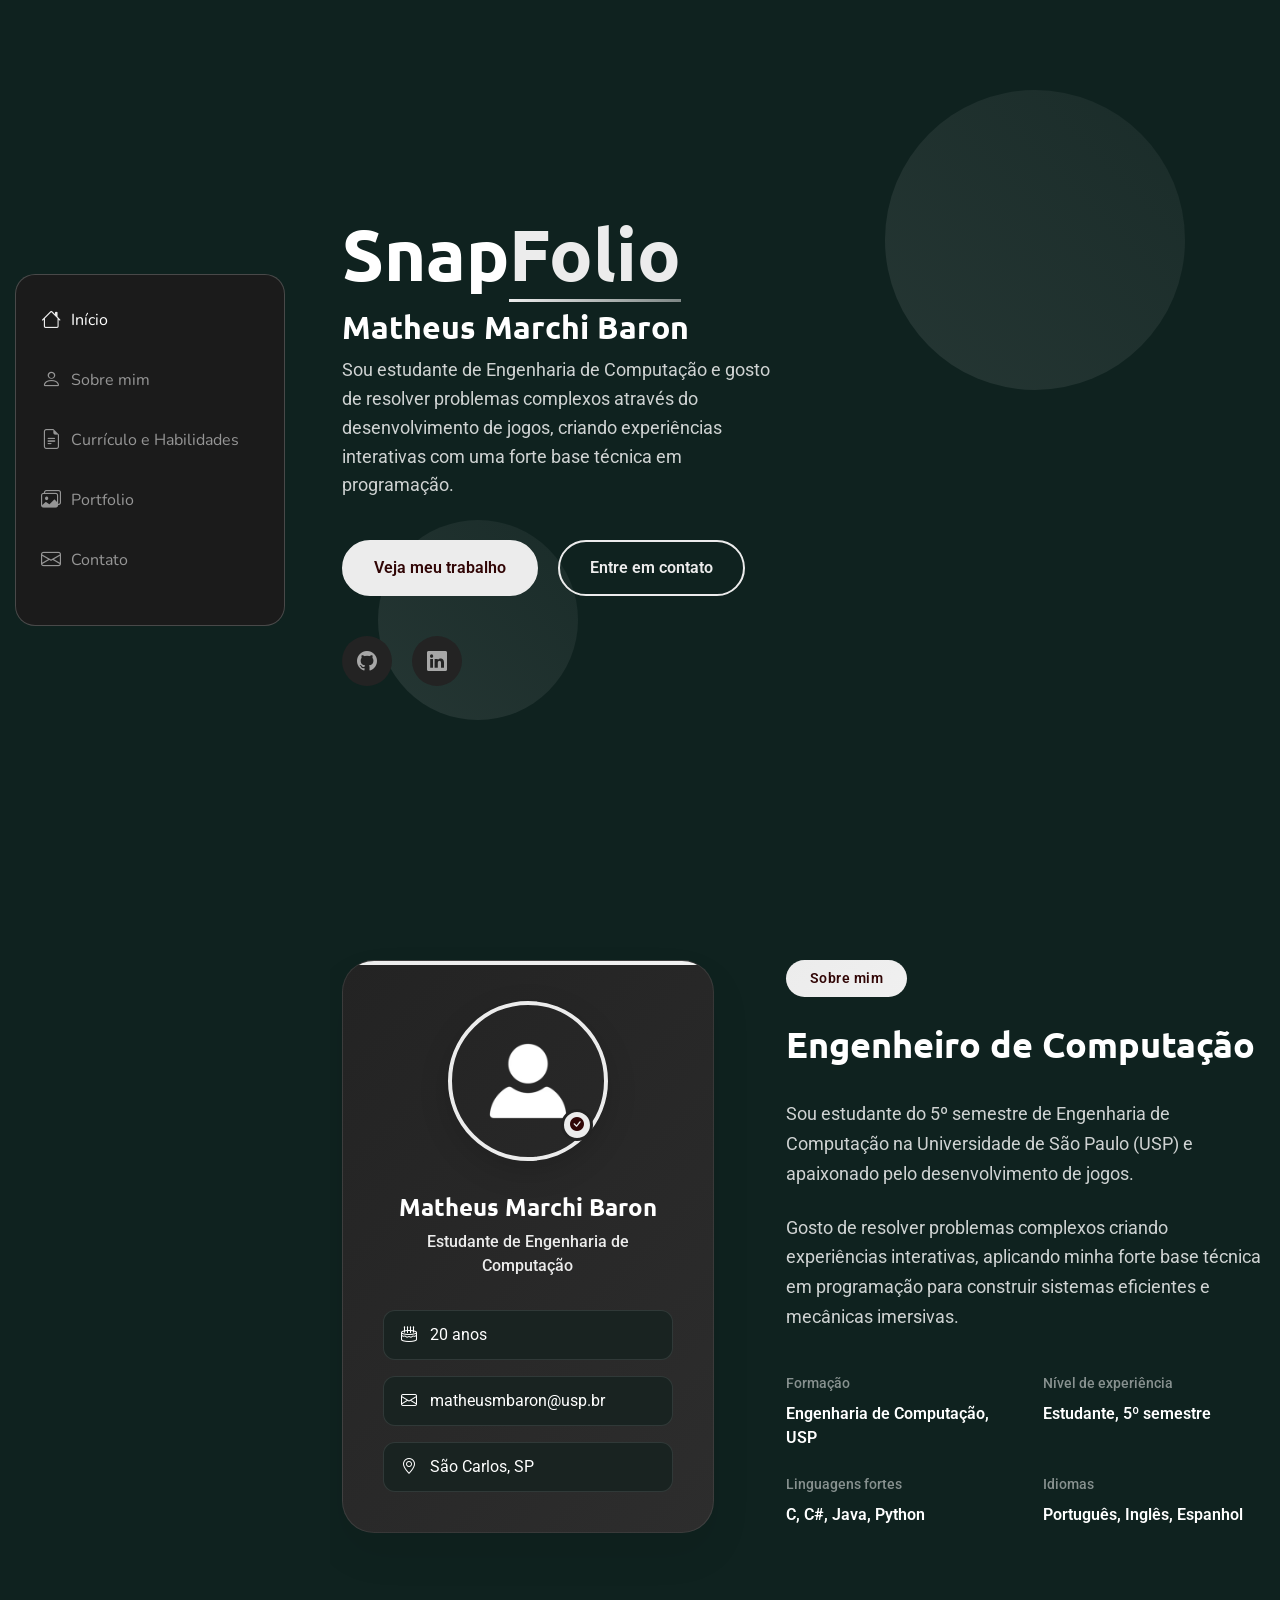
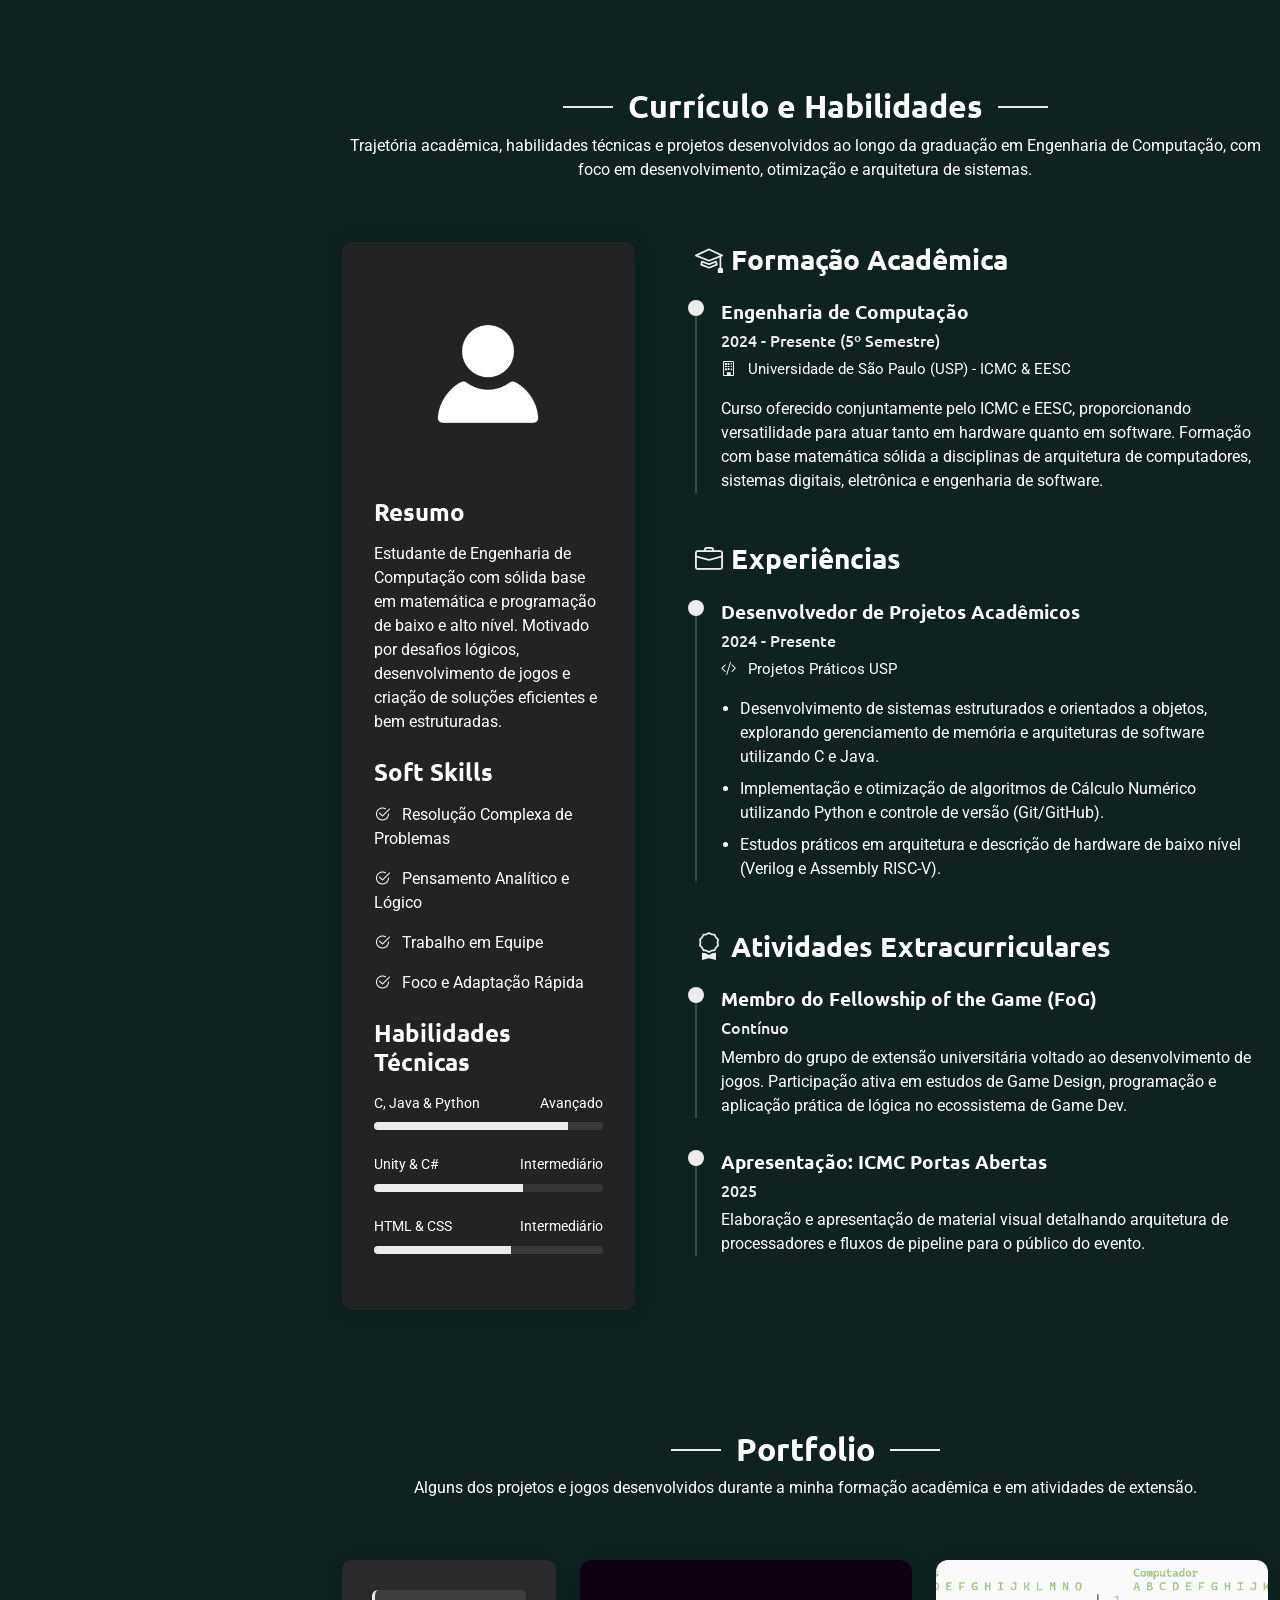
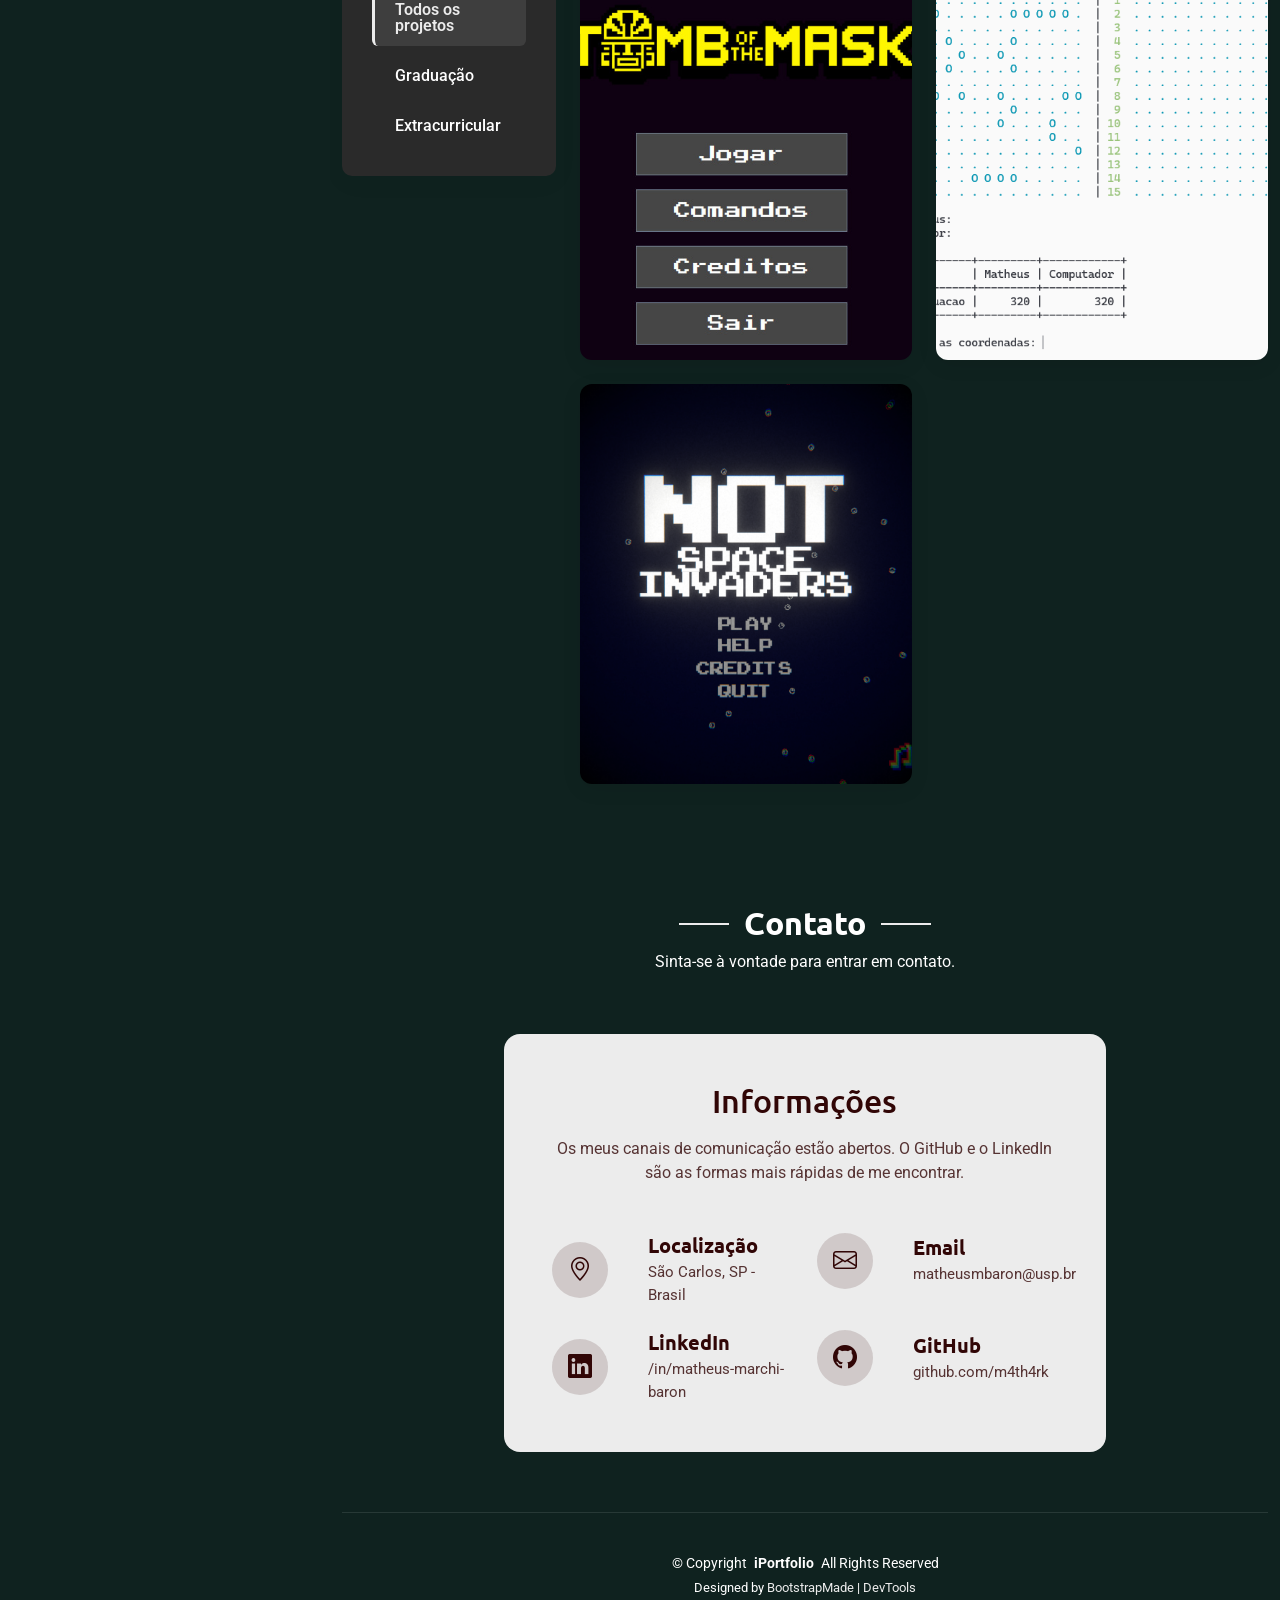
<file: index.html>
<!DOCTYPE html>
<html lang="en">

<head>
  <meta charset="utf-8">
  <meta content="width=device-width, initial-scale=1.0" name="viewport">
  <title>Index - SnapFolio Bootstrap Template</title>
  <meta name="description" content="">
  <meta name="keywords" content="">

  <!-- Favicons -->
  <link href="assets/img/favicon.png" rel="icon">
  <link href="assets/img/apple-touch-icon.png" rel="apple-touch-icon">

  <!-- Fonts -->
  <link href="https://fonts.googleapis.com" rel="preconnect">
  <link href="https://fonts.gstatic.com" rel="preconnect" crossorigin>
  <link
    href="https://fonts.googleapis.com/css2?family=Roboto:ital,wght@0,100;0,300;0,400;0,500;0,700;0,900;1,100;1,300;1,400;1,500;1,700;1,900&family=Ubuntu:ital,wght@0,300;0,400;0,500;0,700;1,300;1,400;1,500;1,700&family=Nunito:ital,wght@0,200;0,300;0,400;0,500;0,600;0,700;0,800;0,900;1,200;1,300;1,400;1,500;1,600;1,700;1,800;1,900&display=swap"
    rel="stylesheet">

  <!-- Vendor CSS Files -->
  <link href="assets/vendor/bootstrap/css/bootstrap.min.css" rel="stylesheet">
  <link href="assets/vendor/bootstrap-icons/bootstrap-icons.css" rel="stylesheet">
  <link href="assets/vendor/aos/aos.css" rel="stylesheet">
  <link href="assets/vendor/glightbox/css/glightbox.min.css" rel="stylesheet">
  <link href="assets/vendor/swiper/swiper-bundle.min.css" rel="stylesheet">

  <!-- Main CSS File -->
  <link href="assets/css/main.css" rel="stylesheet">

  <!-- =======================================================
  * Template Name: SnapFolio
  * Template URL: https://bootstrapmade.com/snapfolio-bootstrap-portfolio-template/
  * Updated: Jul 21 2025 with Bootstrap v5.3.7
  * Author: BootstrapMade.com
  * License: https://bootstrapmade.com/license/
  ======================================================== -->
</head>

<body class="index-page">

  <header id="header" class="header dark-background d-flex flex-column justify-content-center">
    <i class="header-toggle d-xl-none bi bi-list"></i>

    <div class="header-container d-flex flex-column align-items-start">
      <nav id="navmenu" class="navmenu">
        <ul>
          <li><a href="#hero" class="active"><i class="bi bi-house navicon"></i>Início</a></li>
          <li><a href="#about"><i class="bi bi-person navicon"></i> Sobre mim</a></li>
          <li><a href="#resume"><i class="bi bi-file-earmark-text navicon"></i> Currículo e Habilidades</a></li>
          <li><a href="#portfolio"><i class="bi bi-images navicon"></i> Portfolio</a></li>
          <li><a href="#contact"><i class="bi bi-envelope navicon"></i> Contato</a></li>
        </ul>
      </nav>

    </div>

  </header>

  <main class="main">

    <!-- Hero Section -->
    <section id="hero" class="hero section">

      <div class="background-elements">
        <div class="bg-circle circle-1"></div>
        <div class="bg-circle circle-2"></div>
      </div>

      <div class="hero-content">

        <div class="container">
          <div class="row align-items-center">

            <div class="col-lg-6" data-aos="fade-right" data-aos-delay="100">
              <div class="hero-text">
                <h1>Snap<span class="accent-text">Folio</span></h1>
                <h2>Matheus Marchi Baron</h2>
                <!--<p class="lead">Eu sou um <span class="typed" data-typed-items="Engenheiro de Computação., Desenvolvedor de Jogos."></span></p>-->
                <p class="description">Sou estudante de Engenharia de Computação e gosto de resolver problemas complexos
                  através do desenvolvimento de jogos, criando experiências interativas com uma forte base técnica em
                  programação.</p>

                <div class="hero-actions">
                  <a href="#portfolio" class="btn btn-primary">Veja meu trabalho</a>
                  <a href="#contact" class="btn btn-outline">Entre em contato</a>
                </div>

                <div class="social-links">
                  <a href="https://github.com/m4th4rk" target="_blank" rel="noopener noreferrer" title="GitHub">
                    <i class="bi bi-github"></i>
                  </a>
                  <a href="https://linkedin.com/in/matheus-marchi-baron" target="_blank" rel="noopener noreferrer"
                    title="LinkedIn">
                    <i class="bi bi-linkedin"></i>
                  </a>
                </div>
              </div>
            </div>



          </div>
        </div>
      </div>

    </section><!-- /Hero Section -->

    <!-- About Section -->
    <section id="about" class="about section">

      <div class="container" data-aos="fade-up" data-aos-delay="100">

        <div class="row">
          <div class="col-lg-5" data-aos="zoom-in" data-aos-delay="200">
            <div class="profile-card">
              <div class="profile-header">
                <div class="profile-image">
                  <img src="assets/img/profile/profile-square-2.webp" alt="Profile Image" class="img-fluid">
                </div>
                <div class="profile-badge">
                  <i class="bi bi-check-circle-fill"></i>
                </div>
              </div>

              <div class="profile-content">
                <h3>Matheus Marchi Baron</h3>
                <p class="profession">Estudante de Engenharia de Computação</p>

                <div class="contact-links">
                  <div class="contact-item">
                    <i class="bi bi-cake2"></i>
                    20 anos
                  </div>

                  <div class="contact-item">
                    <i class="bi bi-envelope"></i>
                    matheusmbaron@usp.br
                  </div>

                  <div class="contact-item">
                    <i class="bi bi-geo-alt"></i>
                    São Carlos, SP
                  </div>
                </div>
              </div>
            </div>
          </div>

          <div class="col-lg-7" data-aos="fade-left" data-aos-delay="300">
            <div class="about-content">
              <div class="section-header">
                <span class="badge-text">Sobre mim</span>
                <h2>Engenheiro de Computação</h2>
              </div>

              <div class="description">
                <p>Sou estudante do 5º semestre de Engenharia de Computação na Universidade de São Paulo (USP) e
                  apaixonado pelo desenvolvimento de jogos.</p>

                <p>Gosto de resolver problemas complexos criando experiências interativas, aplicando minha forte base
                  técnica em programação para construir sistemas eficientes e mecânicas imersivas.</p>
              </div>

              <div class="details-grid">
                <div class="detail-row">
                  <div class="detail-item">
                    <span class="detail-label">Formação</span>
                    <span class="detail-value">Engenharia de Computação, USP</span>
                  </div>
                  <div class="detail-item">
                    <span class="detail-label">Nível de experiência</span>
                    <span class="detail-value">Estudante, 5º semestre</span>
                  </div>
                </div>
                <div class="detail-row">
                  <div class="detail-item">
                    <span class="detail-label">Linguagens fortes</span>
                    <span class="detail-value">C, C#, Java, Python</span>
                  </div>
                  <div class="detail-item">
                    <span class="detail-label">Idiomas</span>
                    <span class="detail-value">Português, Inglês, Espanhol</span>
                  </div>
                </div>
              </div>

              <!--
              <div class="cta-section">
                <a href="#" class="btn btn-primary">
                  <i class="bi bi-download"></i>
                  Download Resume
                </a>
                <a href="#" class="btn btn-outline">
                  <i class="bi bi-chat-dots"></i>
                  Let's Talk
                </a>
              </div>
              -->
            </div>
          </div>
        </div>

      </div>

    </section><!-- /About Section -->


    <!-- Resume Section -->
    <section id="resume" class="resume section">

      <div class="container section-title" data-aos="fade-up">
        <h2>Currículo e Habilidades</h2>
        <p>Trajetória acadêmica, habilidades técnicas e projetos desenvolvidos ao longo da graduação em Engenharia de
          Computação, com foco em desenvolvimento, otimização e arquitetura de sistemas.</p>
      </div>
      <div class="container" data-aos="fade-up" data-aos-delay="100">

        <div class="row gy-4">
          <div class="col-lg-4">
            <div class="resume-side" data-aos="fade-right" data-aos-delay="100">
              <div class="profile-img mb-4">
                <img src="assets/img/profile/profile-square-2.webp" alt="Profile" class="img-fluid rounded">
              </div>

              <h3>Resumo</h3>
              <p>Estudante de Engenharia de Computação com sólida base em matemática e programação de baixo e alto
                nível. Motivado por desafios lógicos, desenvolvimento de jogos e criação de soluções eficientes e bem
                estruturadas.</p>

              <h3 class="mt-4">Soft Skills</h3>
              <ul class="contact-info list-unstyled">
                <li><i class="bi bi-check2-circle text-white"></i> Resolução Complexa de Problemas</li>
                <li><i class="bi bi-check2-circle text-white"></i> Pensamento Analítico e Lógico</li>
                <li><i class="bi bi-check2-circle text-white"></i> Trabalho em Equipe</li>
                <li><i class="bi bi-check2-circle text-white"></i> Foco e Adaptação Rápida</li>
              </ul>


              <div class="skills-animation mt-4">
                <h3>Habilidades Técnicas</h3>

                <div class="skill-item">
                  <div class="d-flex justify-content-between">
                    <span>C, Java & Python</span>
                    <span>Avançado</span>
                  </div>
                  <div class="progress">
                    <div class="progress-bar" role="progressbar" aria-valuenow="85" aria-valuemin="0"
                      aria-valuemax="100"></div>
                  </div>
                </div>
                <div class="skill-item">
                  <div class="d-flex justify-content-between">
                    <span>Unity & C#</span>
                    <span>Intermediário</span>
                  </div>
                  <div class="progress">
                    <div class="progress-bar" role="progressbar" aria-valuenow="65" aria-valuemin="0"
                      aria-valuemax="100"></div>
                  </div>
                </div>
                <div class="skill-item">
                  <div class="d-flex justify-content-between">
                    <span>HTML & CSS</span>
                    <span>Intermediário</span>
                  </div>
                  <div class="progress">
                    <div class="progress-bar" role="progressbar" aria-valuenow="60" aria-valuemin="0"
                      aria-valuemax="100"></div>
                  </div>
                </div>
              </div>
            </div>
          </div>

          <div class="col-lg-8 ps-4 ps-lg-5">

            <div class="resume-section" data-aos="fade-up" data-aos-delay="100">
              <h3><i class="bi bi-mortarboard me-2"></i>Formação Acadêmica</h3>

              <div class="resume-item">
                <h4>Engenharia de Computação</h4>
                <h5>2024 - Presente (5º Semestre)</h5>
                <p class="company"><i class="bi bi-building"></i> Universidade de São Paulo (USP) - ICMC & EESC</p>
                <p>Curso oferecido conjuntamente pelo ICMC e EESC, proporcionando versatilidade para atuar tanto em
                  hardware quanto em software. Formação com base matemática sólida a disciplinas de arquitetura de
                  computadores, sistemas digitais, eletrônica e engenharia de software.</p>
              </div>
            </div>

            <div class="resume-section" data-aos="fade-up">
              <h3><i class="bi bi-briefcase me-2"></i>Experiências</h3>

              <div class="resume-item">
                <h4>Desenvolvedor de Projetos Acadêmicos</h4>
                <h5>2024 - Presente</h5>
                <p class="company"><i class="bi bi-code-slash"></i> Projetos Práticos USP</p>
                <ul>
                  <li>Desenvolvimento de sistemas estruturados e orientados a objetos, explorando gerenciamento de
                    memória e arquiteturas de software utilizando C e Java.</li>
                  <li>Implementação e otimização de algoritmos de Cálculo Numérico utilizando Python e controle de
                    versão (Git/GitHub).</li>
                  <li>Estudos práticos em arquitetura e descrição de hardware de baixo nível (Verilog e Assembly
                    RISC-V).</li>
                </ul>
              </div>
            </div>

            <div class="resume-section" data-aos="fade-up" data-aos-delay="200">
              <h3><i class="bi bi-award me-2"></i>Atividades Extracurriculares</h3>

              <div class="resume-item">
                <h4>Membro do Fellowship of the Game (FoG)</h4>
                <h5>Contínuo</h5>
                <p>Membro do grupo de extensão universitária voltado ao desenvolvimento de jogos. Participação ativa em
                  estudos de Game Design, programação e aplicação prática de lógica no ecossistema de Game Dev.</p>
              </div>

              <div class="resume-item">
                <h4>Apresentação: ICMC Portas Abertas</h4>
                <h5>2025</h5>
                <p>Elaboração e apresentação de material visual detalhando arquitetura de processadores e fluxos de
                  pipeline para o público do evento.</p>
              </div>
            </div>

          </div>
        </div>

      </div>

    </section><!-- /Resume Section -->

    <!-- Portfolio Section -->
    <section id="portfolio" class="portfolio section">

      <!-- Section Title -->
      <div class="container section-title" data-aos="fade-up">
        <h2>Portfolio</h2>
        <p>Alguns dos projetos e jogos desenvolvidos durante a minha formação acadêmica e em atividades de extensão.</p>
      </div><!-- End Section Title -->

      <div class="container" data-aos="fade-up" data-aos-delay="100">

        <div class="isotope-layout" data-default-filter="*" data-layout="masonry" data-sort="original-order">

          <div class="row">
            <div class="col-lg-3 filter-sidebar">
              <div class="filters-wrapper" data-aos="fade-right" data-aos-delay="150">
                <ul class="portfolio-filters isotope-filters">
                  <li data-filter="*" class="filter-active">Todos os projetos</li>
                  <li data-filter=".filter-graduacao">Graduação</li>
                  <li data-filter=".filter-extracurricular">Extracurricular</li>
                </ul>
              </div>
            </div>

            <div class="col-lg-9">
              <div class="row gy-4 portfolio-container isotope-container" data-aos="fade-up" data-aos-delay="200">

                <div class="col-lg-6 col-md-6 portfolio-item isotope-item filter-graduacao">
                  <div class="portfolio-wrap">
                    <img src="assets/img/portfolio/tomb-of-the-mask.png" class="img-fluid" alt="Portfolio Image"
                      loading="lazy">
                    <div class="portfolio-info">
                      <div class="content">
                        <span class="category">Graduação</span>
                        <h4>Clone do jogo mobile Tomb of the Mask feito em Java como projeto final da disciplina
                          Programação Orientada a Objetos.</h4>
                        <div class="portfolio-links">
                          <a href="assets/img/portfolio/tomb-of-the-mask.png" class="glightbox"
                            title="Clone do jogo mobile Tomb of the Mask feito em Java como projeto final da disciplina Programação Orientada a Objetos."><i
                              class="bi bi-plus-lg"></i></a>
                          <a href="portfolio-details.html" title="More Details"><i class="bi bi-arrow-right"></i></a>
                        </div>
                      </div>
                    </div>
                  </div>
                </div><!-- End Portfolio Item -->

                <div class="col-lg-6 col-md-6 portfolio-item isotope-item filter-graduacao">
                  <div class="portfolio-wrap">
                    <img src="assets/img/portfolio/batalha-naval.png" class="img-fluid" alt="Portfolio Image"
                      loading="lazy">
                    <div class="portfolio-info">
                      <div class="content">
                        <span class="category">Graduação</span>
                        <h4>Jogo Batalha Naval feito em C como projeto final da disciplina Introdução à Programação para
                          Engenharias.</h4>
                        <div class="portfolio-links">
                          <a href="assets/img/portfolio/bat-naval.png" class="glightbox"
                            title="Jogo Batalha Naval feito em C como projeto final da disciplina Introdução à Programação para Engenharias."><i
                              class="bi bi-plus-lg"></i></a>
                          <a href="portfolio-details-batalha-naval.html" title="More Details"><i class="bi bi-arrow-right"></i></a>
                        </div>
                      </div>
                    </div>
                  </div>
                </div><!-- End Portfolio Item -->

                <div class="col-lg-6 col-md-6 portfolio-item isotope-item filter-extracurricular">
                  <div class="portfolio-wrap">
                    <img src="assets/img/portfolio/not-space-invaders.png" class="img-fluid" alt="Portfolio Image"
                      loading="lazy">
                    <div class="portfolio-info">
                      <div class="content">
                        <span class="category">Extracurricular</span>
                        <h4>Clone do jogo Space Invaders feito na Unity (em C#) como projeto de treinamento do grupo
                          extracurricular Fellowship of the Game (FoG).</h4>
                        <div class="portfolio-links">
                          <a href="assets/img/portfolio/not-space-invaders.png" class="glightbox"
                            title="Clone do jogo Space Invaders feito na Unity (em C#) como projeto de treinamento do grupo extracurricular Fellowship of the Game (FoG)."><i
                              class="bi bi-plus-lg"></i></a>
                          <a href="portfolio-details-space-invaders.html" title="More Details"><i class="bi bi-arrow-right"></i></a>
                        </div>
                      </div>
                    </div>
                  </div>
                </div><!-- End Portfolio Item -->

              </div><!-- End Portfolio Container -->
            </div>
          </div>

        </div>

      </div>

    </section><!-- /Portfolio Section -->






    <!-- Contact Section -->
    <section id="contact" class="contact section">

      <div class="container section-title" data-aos="fade-up">
        <h2>Contato</h2>
        <p>Sinta-se à vontade para entrar em contato.</p>
      </div>
      <div class="container">

        <div class="row g-4 g-lg-5 justify-content-center">
          <div class="col-lg-8 col-md-10">
            <div class="info-box text-center p-5">
              <h3>Informações</h3>
              <p class="mb-5">Os meus canais de comunicação estão abertos. O GitHub e o LinkedIn são as formas mais
                rápidas de me encontrar.</p>

              <div class="row gy-4 text-start">

                <div class="col-md-6">
                  <div class="info-item d-flex align-items-center">
                    <div class="icon-box me-3">
                      <i class="bi bi-geo-alt"></i>
                    </div>
                    <div class="content">
                      <h4 class="mb-1">Localização</h4>
                      <p class="mb-0">São Carlos, SP - Brasil</p>
                    </div>
                  </div>
                </div>

                <div class="col-md-6">
                  <div class="info-item d-flex align-items-center">
                    <div class="icon-box me-3">
                      <i class="bi bi-envelope"></i>
                    </div>
                    <div class="content">
                      <h4 class="mb-1">Email</h4>
                      <p class="mb-0">matheusmbaron@usp.br</p>
                    </div>
                  </div>
                </div>

                <div class="col-md-6">
                  <div class="info-item d-flex align-items-center">
                    <div class="icon-box me-3">
                      <i class="bi bi-linkedin"></i>
                    </div>
                    <div class="content">
                      <h4 class="mb-1">LinkedIn</h4>
                      <p class="mb-0"><a href="https://linkedin.com/in/matheus-marchi-baron" target="_blank"
                          rel="noopener noreferrer">/in/matheus-marchi-baron</a></p>
                    </div>
                  </div>
                </div>

                <div class="col-md-6">
                  <div class="info-item d-flex align-items-center">
                    <div class="icon-box me-3">
                      <i class="bi bi-github"></i>
                    </div>
                    <div class="content">
                      <h4 class="mb-1">GitHub</h4>
                      <p class="mb-0"><a href="https://github.com/m4th4rk" target="_blank"
                          rel="noopener noreferrer">github.com/m4th4rk</a></p>
                    </div>
                  </div>
                </div>

              </div>
            </div>
          </div>
        </div>

      </div>

    </section><!-- /Contact Section -->

  </main>

  <footer id="footer" class="footer position-relative">

    <div class="container">
      <div class="copyright text-center ">
        <p>© <span>Copyright</span> <strong class="px-1 sitename">iPortfolio</strong> <span>All Rights Reserved</span>
        </p>
      </div>
      <div class="credits">
        <!-- All the links in the footer should remain intact. -->
        <!-- You can delete the links only if you've purchased the pro version. -->
        <!-- Licensing information: https://bootstrapmade.com/license/ -->
        <!-- Purchase the pro version with working PHP/AJAX contact form: [buy-url] -->
        Designed by <a href="https://bootstrapmade.com/">BootstrapMade</a> | <a
          href="https://bootstrapmade.com/tools/">DevTools</a>
      </div>
    </div>

  </footer>

  <!-- Scroll Top -->
  <a href="#" id="scroll-top" class="scroll-top d-flex align-items-center justify-content-center"><i
      class="bi bi-arrow-up-short"></i></a>

  <!-- Preloader -->
  <div id="preloader"></div>

  <!-- Vendor JS Files -->
  <script src="assets/vendor/bootstrap/js/bootstrap.bundle.min.js"></script>
  <script src="assets/vendor/php-email-form/validate.js"></script>
  <script src="assets/vendor/aos/aos.js"></script>
  <script src="assets/vendor/typed.js/typed.umd.js"></script>
  <script src="assets/vendor/purecounter/purecounter_vanilla.js"></script>
  <script src="assets/vendor/waypoints/noframework.waypoints.js"></script>
  <script src="assets/vendor/isotope-layout/isotope.pkgd.min.js"></script>
  <script src="assets/vendor/imagesloaded/imagesloaded.pkgd.min.js"></script>
  <script src="assets/vendor/glightbox/js/glightbox.min.js"></script>
  <script src="assets/vendor/swiper/swiper-bundle.min.js"></script>

  <!-- Main JS File -->
  <script src="assets/js/main.js"></script>

</body>

</html>
</file>
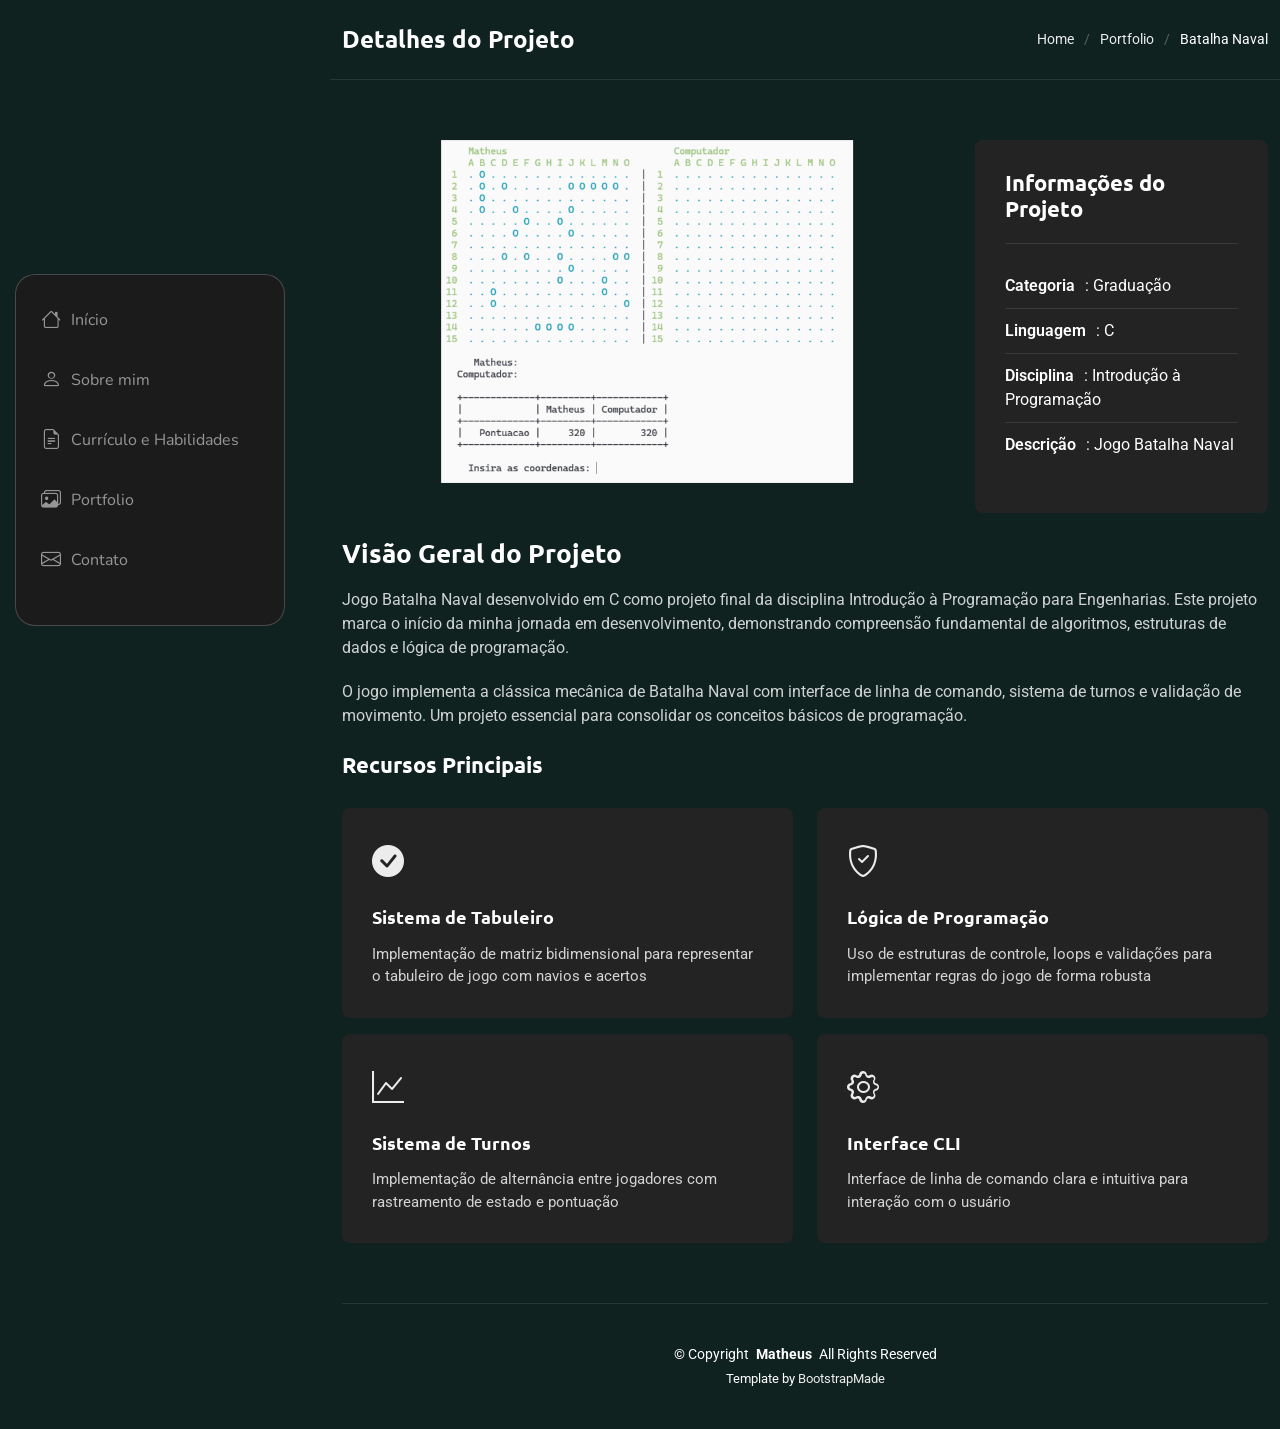
<file: portfolio-details-batalha-naval.html>
<!DOCTYPE html>
<html lang="en">

<head>
  <meta charset="utf-8">
  <meta content="width=device-width, initial-scale=1.0" name="viewport">
  <title>Detalhes do Projeto - Batalha Naval</title>
  <meta name="description" content="">
  <meta name="keywords" content="">

  <!-- Favicons -->
  <link href="assets/img/favicon.png" rel="icon">
  <link href="assets/img/apple-touch-icon.png" rel="apple-touch-icon">

  <!-- Fonts -->
  <link href="https://fonts.googleapis.com" rel="preconnect">
  <link href="https://fonts.gstatic.com" rel="preconnect" crossorigin>
  <link href="https://fonts.googleapis.com/css2?family=Roboto:ital,wght@0,100;0,300;0,400;0,500;0,700;0,900;1,100;1,300;1,400;1,500;1,700;1,900&family=Ubuntu:ital,wght@0,300;0,400;0,500;0,700;1,300;1,400;1,500;1,700&family=Nunito:ital,wght@0,200;0,300;0,400;0,500;0,600;0,700;0,800;0,900;1,200;1,300;1,400;1,500;1,600;1,700;1,800;1,900&display=swap" rel="stylesheet">

  <!-- Vendor CSS Files -->
  <link href="assets/vendor/bootstrap/css/bootstrap.min.css" rel="stylesheet">
  <link href="assets/vendor/bootstrap-icons/bootstrap-icons.css" rel="stylesheet">
  <link href="assets/vendor/aos/aos.css" rel="stylesheet">
  <link href="assets/vendor/glightbox/css/glightbox.min.css" rel="stylesheet">
  <link href="assets/vendor/swiper/swiper-bundle.min.css" rel="stylesheet">

  <!-- Main CSS File -->
  <link href="assets/css/main.css" rel="stylesheet">

  <!-- =======================================================
  * Template Name: SnapFolio
  * Template URL: https://bootstrapmade.com/snapfolio-bootstrap-portfolio-template/
  * Updated: Jul 21 2025 with Bootstrap v5.3.7
  * Author: BootstrapMade.com
  * License: https://bootstrapmade.com/license/
  ======================================================== -->
</head>

<body class="portfolio-details-page">

  <header id="header" class="header dark-background d-flex flex-column justify-content-center">
    <i class="header-toggle d-xl-none bi bi-list"></i>

    <div class="header-container d-flex flex-column align-items-start">
      <nav id="navmenu" class="navmenu">
        <ul>
          <li><a href="index.html#hero"><i class="bi bi-house navicon"></i>Início</a></li>
          <li><a href="index.html#about"><i class="bi bi-person navicon"></i> Sobre mim</a></li>
          <li><a href="index.html#resume"><i class="bi bi-file-earmark-text navicon"></i> Currículo e Habilidades</a></li>
          <li><a href="index.html#portfolio"><i class="bi bi-images navicon"></i> Portfolio</a></li>
          <li><a href="index.html#contact"><i class="bi bi-envelope navicon"></i> Contato</a></li>
        </ul>
      </nav>

    </div>

  </header>

  <main class="main">

    <!-- Page Title -->
    <div class="page-title dark-background">
      <div class="container d-lg-flex justify-content-between align-items-center">
        <h1 class="mb-2 mb-lg-0">Detalhes do Projeto</h1>
        <nav class="breadcrumbs">
          <ol>
            <li><a href="index.html">Home</a></li>
            <li><a href="index.html#portfolio">Portfolio</a></li>
            <li class="current">Batalha Naval</li>
          </ol>
        </nav>
      </div>
    </div><!-- End Page Title -->

    <!-- Portfolio Details Section -->
    <section id="portfolio-details" class="portfolio-details section">

      <div class="container" data-aos="fade-up" data-aos-delay="100">

        <div class="row gy-4">

          <div class="col-lg-8">
            <div class="portfolio-details-slider swiper init-swiper">

              <script type="application/json" class="swiper-config">
                {
                  "loop": true,
                  "speed": 600,
                  "autoplay": {
                    "delay": 5000
                  },
                  "slidesPerView": "auto",
                  "pagination": {
                    "el": ".swiper-pagination",
                    "type": "bullets",
                    "clickable": true
                  }
                }
              </script>

              <div class="swiper-wrapper align-items-center">

                <div class="swiper-slide">
                  <img src="assets/img/portfolio/batalha-naval.png" alt="Batalha Naval" class="img-fluid" loading="lazy">
                </div>

              </div>
              <div class="swiper-pagination"></div>
            </div>
          </div>

          <div class="col-lg-4">
            <div class="portfolio-info" data-aos="fade-left" data-aos-delay="200">
              <h3>Informações do Projeto</h3>
              <ul>
                <li><strong>Categoria</strong>: Graduação</li>
                <li><strong>Linguagem</strong>: C</li>
                <li><strong>Disciplina</strong>: Introdução à Programação</li>
                <li><strong>Descrição</strong>: Jogo Batalha Naval</li>
              </ul>
            </div>
          </div>

          <div class="col-lg-12">
            <div class="portfolio-description" data-aos="fade-up" data-aos-delay="300">
              <h2>Visão Geral do Projeto</h2>
              <p>
                Jogo Batalha Naval desenvolvido em C como projeto final da disciplina Introdução à Programação para Engenharias. Este projeto marca o início da minha jornada em desenvolvimento, demonstrando compreensão fundamental de algoritmos, estruturas de dados e lógica de programação.
              </p>
              <p>
                O jogo implementa a clássica mecânica de Batalha Naval com interface de linha de comando, sistema de turnos e validação de movimento. Um projeto essencial para consolidar os conceitos básicos de programação.
              </p>

              <div class="features mt-4">
                <h3>Recursos Principais</h3>
                <div class="row gy-3">
                  <div class="col-md-6">
                    <div class="feature-item" data-aos="fade-up" data-aos-delay="400">
                      <i class="bi bi-check-circle-fill"></i>
                      <h4>Sistema de Tabuleiro</h4>
                      <p>Implementação de matriz bidimensional para representar o tabuleiro de jogo com navios e acertos</p>
                    </div>
                  </div>

                  <div class="col-md-6">
                    <div class="feature-item" data-aos="fade-up" data-aos-delay="500">
                      <i class="bi bi-shield-check"></i>
                      <h4>Lógica de Programação</h4>
                      <p>Uso de estruturas de controle, loops e validações para implementar regras do jogo de forma robusta</p>
                    </div>
                  </div>

                  <div class="col-md-6">
                    <div class="feature-item" data-aos="fade-up" data-aos-delay="600">
                      <i class="bi bi-graph-up"></i>
                      <h4>Sistema de Turnos</h4>
                      <p>Implementação de alternância entre jogadores com rastreamento de estado e pontuação</p>
                    </div>
                  </div>

                  <div class="col-md-6">
                    <div class="feature-item" data-aos="fade-up" data-aos-delay="700">
                      <i class="bi bi-gear"></i>
                      <h4>Interface CLI</h4>
                      <p>Interface de linha de comando clara e intuitiva para interação com o usuário</p>
                    </div>
                  </div>
                </div>
              </div>
            </div>
          </div>

        </div>

      </div>

    </section><!-- /Portfolio Details Section -->

  </main>

  <footer id="footer" class="footer position-relative">

    <div class="container">
      <div class="copyright text-center ">
        <p>© <span>Copyright</span> <strong class="px-1 sitename">Matheus</strong> <span>All Rights Reserved</span></p>
      </div>
      <div class="credits">
        Template by <a href="https://bootstrapmade.com/">BootstrapMade</a>
      </div>
    </div>

  </footer>

  <!-- Scroll Top -->
  <a href="#" id="scroll-top" class="scroll-top d-flex align-items-center justify-content-center"><i class="bi bi-arrow-up-short"></i></a>

  <!-- Preloader -->
  <div id="preloader"></div>

  <!-- Vendor JS Files -->
  <script src="assets/vendor/bootstrap/js/bootstrap.bundle.min.js"></script>
  <script src="assets/vendor/php-email-form/validate.js"></script>
  <script src="assets/vendor/aos/aos.js"></script>
  <script src="assets/vendor/typed.js/typed.umd.js"></script>
  <script src="assets/vendor/purecounter/purecounter_vanilla.js"></script>
  <script src="assets/vendor/waypoints/noframework.waypoints.js"></script>
  <script src="assets/vendor/isotope-layout/isotope.pkgd.min.js"></script>
  <script src="assets/vendor/imagesloaded/imagesloaded.pkgd.min.js"></script>
  <script src="assets/vendor/glightbox/js/glightbox.min.js"></script>
  <script src="assets/vendor/swiper/swiper-bundle.min.js"></script>

  <!-- Main JS File -->
  <script src="assets/js/main.js"></script>

</body>

</html>
</file>
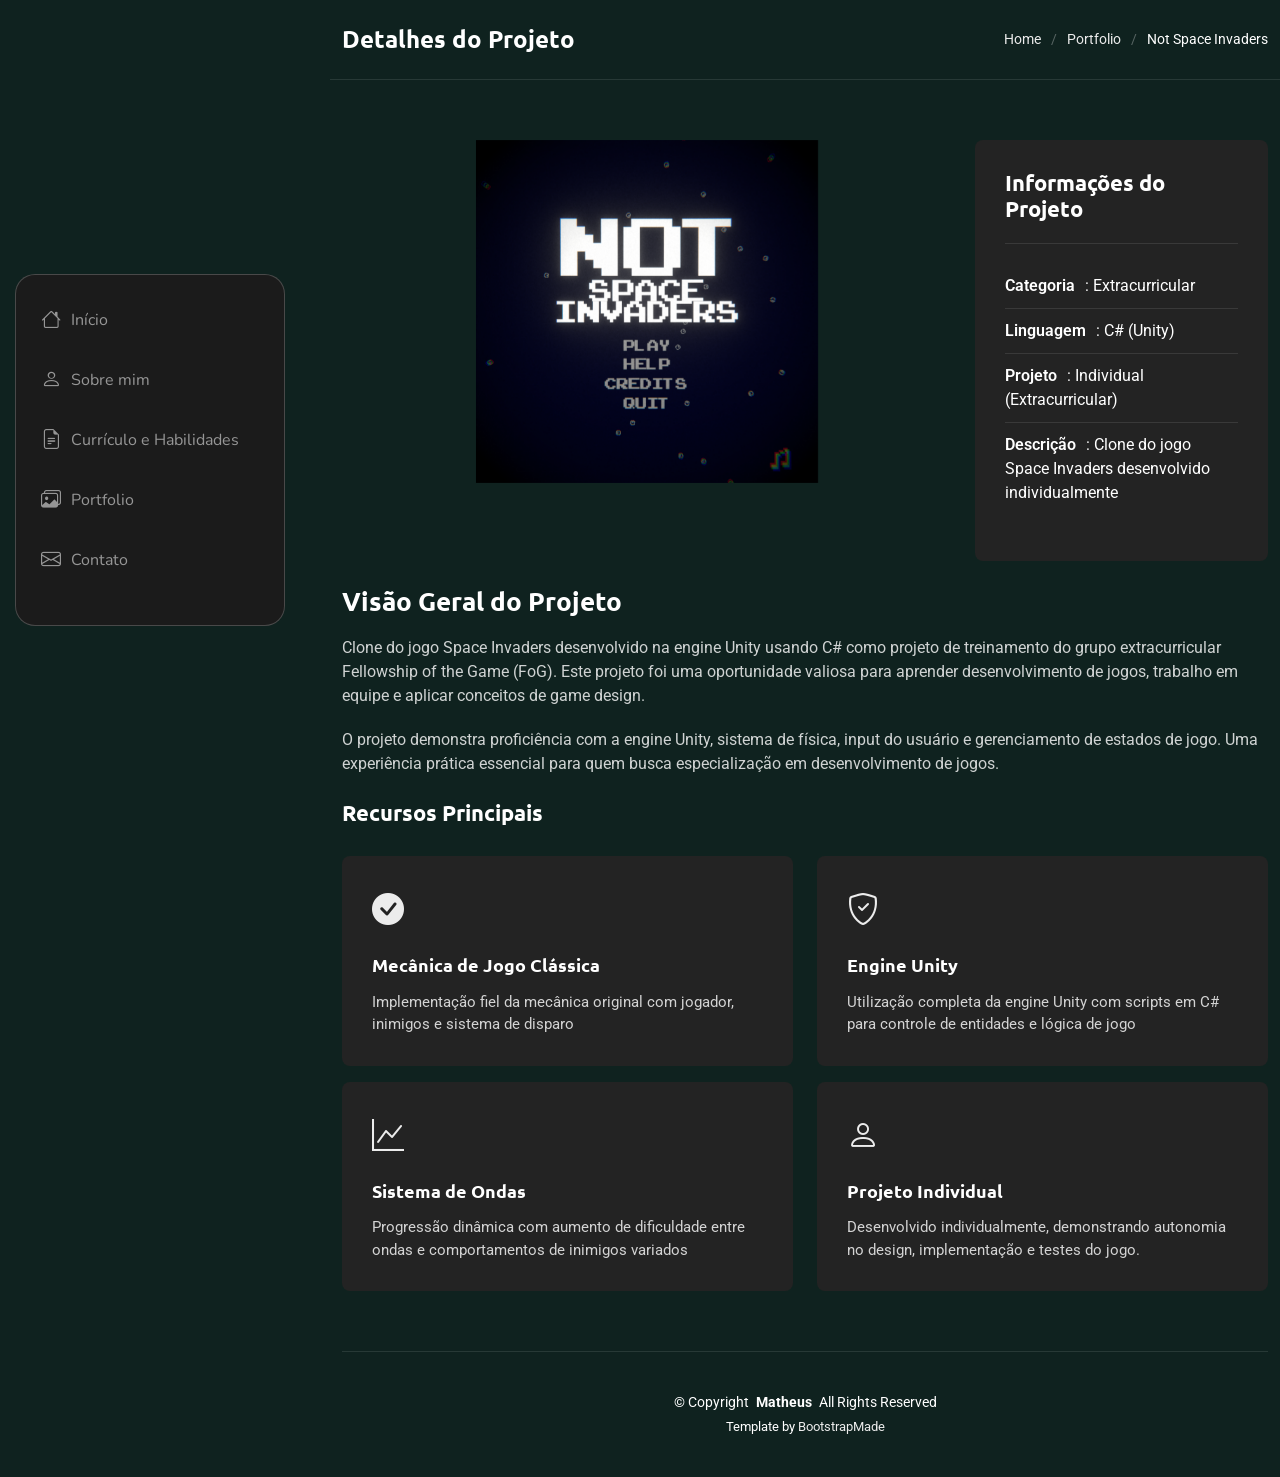
<file: portfolio-details-space-invaders.html>
<!DOCTYPE html>
<html lang="en">

<head>
  <meta charset="utf-8">
  <meta content="width=device-width, initial-scale=1.0" name="viewport">
  <title>Detalhes do Projeto - Not Space Invaders</title>
  <meta name="description" content="">
  <meta name="keywords" content="">

  <!-- Favicons -->
  <link href="assets/img/favicon.png" rel="icon">
  <link href="assets/img/apple-touch-icon.png" rel="apple-touch-icon">

  <!-- Fonts -->
  <link href="https://fonts.googleapis.com" rel="preconnect">
  <link href="https://fonts.gstatic.com" rel="preconnect" crossorigin>
  <link href="https://fonts.googleapis.com/css2?family=Roboto:ital,wght@0,100;0,300;0,400;0,500;0,700;0,900;1,100;1,300;1,400;1,500;1,700;1,900&family=Ubuntu:ital,wght@0,300;0,400;0,500;0,700;1,300;1,400;1,500;1,700&family=Nunito:ital,wght@0,200;0,300;0,400;0,500;0,600;0,700;0,800;0,900;1,200;1,300;1,400;1,500;1,600;1,700;1,800;1,900&display=swap" rel="stylesheet">

  <!-- Vendor CSS Files -->
  <link href="assets/vendor/bootstrap/css/bootstrap.min.css" rel="stylesheet">
  <link href="assets/vendor/bootstrap-icons/bootstrap-icons.css" rel="stylesheet">
  <link href="assets/vendor/aos/aos.css" rel="stylesheet">
  <link href="assets/vendor/glightbox/css/glightbox.min.css" rel="stylesheet">
  <link href="assets/vendor/swiper/swiper-bundle.min.css" rel="stylesheet">

  <!-- Main CSS File -->
  <link href="assets/css/main.css" rel="stylesheet">

  <!-- =======================================================
  * Template Name: SnapFolio
  * Template URL: https://bootstrapmade.com/snapfolio-bootstrap-portfolio-template/
  * Updated: Jul 21 2025 with Bootstrap v5.3.7
  * Author: BootstrapMade.com
  * License: https://bootstrapmade.com/license/
  ======================================================== -->
</head>

<body class="portfolio-details-page">

  <header id="header" class="header dark-background d-flex flex-column justify-content-center">
    <i class="header-toggle d-xl-none bi bi-list"></i>

    <div class="header-container d-flex flex-column align-items-start">
      <nav id="navmenu" class="navmenu">
        <ul>
          <li><a href="index.html#hero"><i class="bi bi-house navicon"></i>Início</a></li>
          <li><a href="index.html#about"><i class="bi bi-person navicon"></i> Sobre mim</a></li>
          <li><a href="index.html#resume"><i class="bi bi-file-earmark-text navicon"></i> Currículo e Habilidades</a></li>
          <li><a href="index.html#portfolio"><i class="bi bi-images navicon"></i> Portfolio</a></li>
          <li><a href="index.html#contact"><i class="bi bi-envelope navicon"></i> Contato</a></li>
        </ul>
      </nav>

    </div>

  </header>

  <main class="main">

    <!-- Page Title -->
    <div class="page-title dark-background">
      <div class="container d-lg-flex justify-content-between align-items-center">
        <h1 class="mb-2 mb-lg-0">Detalhes do Projeto</h1>
        <nav class="breadcrumbs">
          <ol>
            <li><a href="index.html">Home</a></li>
            <li><a href="index.html#portfolio">Portfolio</a></li>
            <li class="current">Not Space Invaders</li>
          </ol>
        </nav>
      </div>
    </div><!-- End Page Title -->

    <!-- Portfolio Details Section -->
    <section id="portfolio-details" class="portfolio-details section">

      <div class="container" data-aos="fade-up" data-aos-delay="100">

        <div class="row gy-4">

          <div class="col-lg-8">
            <div class="portfolio-details-slider swiper init-swiper">

              <script type="application/json" class="swiper-config">
                {
                  "loop": true,
                  "speed": 600,
                  "autoplay": {
                    "delay": 5000
                  },
                  "slidesPerView": "auto",
                  "pagination": {
                    "el": ".swiper-pagination",
                    "type": "bullets",
                    "clickable": true
                  }
                }
              </script>

              <div class="swiper-wrapper align-items-center">

                <div class="swiper-slide">
                  <img src="assets/img/portfolio/not-space-invaders.png" alt="Not Space Invaders" class="img-fluid" loading="lazy">
                </div>

              </div>
              <div class="swiper-pagination"></div>
            </div>
          </div>

          <div class="col-lg-4">
            <div class="portfolio-info" data-aos="fade-left" data-aos-delay="200">
              <h3>Informações do Projeto</h3>
              <ul>
                <li><strong>Categoria</strong>: Extracurricular</li>
                <li><strong>Linguagem</strong>: C# (Unity)</li>
                <li><strong>Projeto</strong>: Individual (Extracurricular)</li>
                <li><strong>Descrição</strong>: Clone do jogo Space Invaders desenvolvido individualmente</li>
              </ul>
            </div>
          </div>

          <div class="col-lg-12">
            <div class="portfolio-description" data-aos="fade-up" data-aos-delay="300">
              <h2>Visão Geral do Projeto</h2>
              <p>
                Clone do jogo Space Invaders desenvolvido na engine Unity usando C# como projeto de treinamento do grupo extracurricular Fellowship of the Game (FoG). Este projeto foi uma oportunidade valiosa para aprender desenvolvimento de jogos, trabalho em equipe e aplicar conceitos de game design.
              </p>
              <p>
                O projeto demonstra proficiência com a engine Unity, sistema de física, input do usuário e gerenciamento de estados de jogo. Uma experiência prática essencial para quem busca especialização em desenvolvimento de jogos.
              </p>

              <div class="features mt-4">
                <h3>Recursos Principais</h3>
                <div class="row gy-3">
                  <div class="col-md-6">
                    <div class="feature-item" data-aos="fade-up" data-aos-delay="400">
                      <i class="bi bi-check-circle-fill"></i>
                      <h4>Mecânica de Jogo Clássica</h4>
                      <p>Implementação fiel da mecânica original com jogador, inimigos e sistema de disparo</p>
                    </div>
                  </div>

                  <div class="col-md-6">
                    <div class="feature-item" data-aos="fade-up" data-aos-delay="500">
                      <i class="bi bi-shield-check"></i>
                      <h4>Engine Unity</h4>
                      <p>Utilização completa da engine Unity com scripts em C# para controle de entidades e lógica de jogo</p>
                    </div>
                  </div>

                  <div class="col-md-6">
                    <div class="feature-item" data-aos="fade-up" data-aos-delay="600">
                      <i class="bi bi-graph-up"></i>
                      <h4>Sistema de Ondas</h4>
                      <p>Progressão dinâmica com aumento de dificuldade entre ondas e comportamentos de inimigos variados</p>
                    </div>
                  </div>

                  <div class="col-md-6">
                    <div class="feature-item" data-aos="fade-up" data-aos-delay="700">
                      <i class="bi bi-person"></i>
                      <h4>Projeto Individual</h4>
                      <p>Desenvolvido individualmente, demonstrando autonomia no design, implementação e testes do jogo.</p>
                    </div>
                  </div>
                </div>
              </div>
            </div>
          </div>

        </div>

      </div>

    </section><!-- /Portfolio Details Section -->

  </main>

  <footer id="footer" class="footer position-relative">

    <div class="container">
      <div class="copyright text-center ">
        <p>© <span>Copyright</span> <strong class="px-1 sitename">Matheus</strong> <span>All Rights Reserved</span></p>
      </div>
      <div class="credits">
        Template by <a href="https://bootstrapmade.com/">BootstrapMade</a>
      </div>
    </div>

  </footer>

  <!-- Scroll Top -->
  <a href="#" id="scroll-top" class="scroll-top d-flex align-items-center justify-content-center"><i class="bi bi-arrow-up-short"></i></a>

  <!-- Preloader -->
  <div id="preloader"></div>

  <!-- Vendor JS Files -->
  <script src="assets/vendor/bootstrap/js/bootstrap.bundle.min.js"></script>
  <script src="assets/vendor/php-email-form/validate.js"></script>
  <script src="assets/vendor/aos/aos.js"></script>
  <script src="assets/vendor/typed.js/typed.umd.js"></script>
  <script src="assets/vendor/purecounter/purecounter_vanilla.js"></script>
  <script src="assets/vendor/waypoints/noframework.waypoints.js"></script>
  <script src="assets/vendor/isotope-layout/isotope.pkgd.min.js"></script>
  <script src="assets/vendor/imagesloaded/imagesloaded.pkgd.min.js"></script>
  <script src="assets/vendor/glightbox/js/glightbox.min.js"></script>
  <script src="assets/vendor/swiper/swiper-bundle.min.js"></script>

  <!-- Main JS File -->
  <script src="assets/js/main.js"></script>

</body>

</html>
</file>
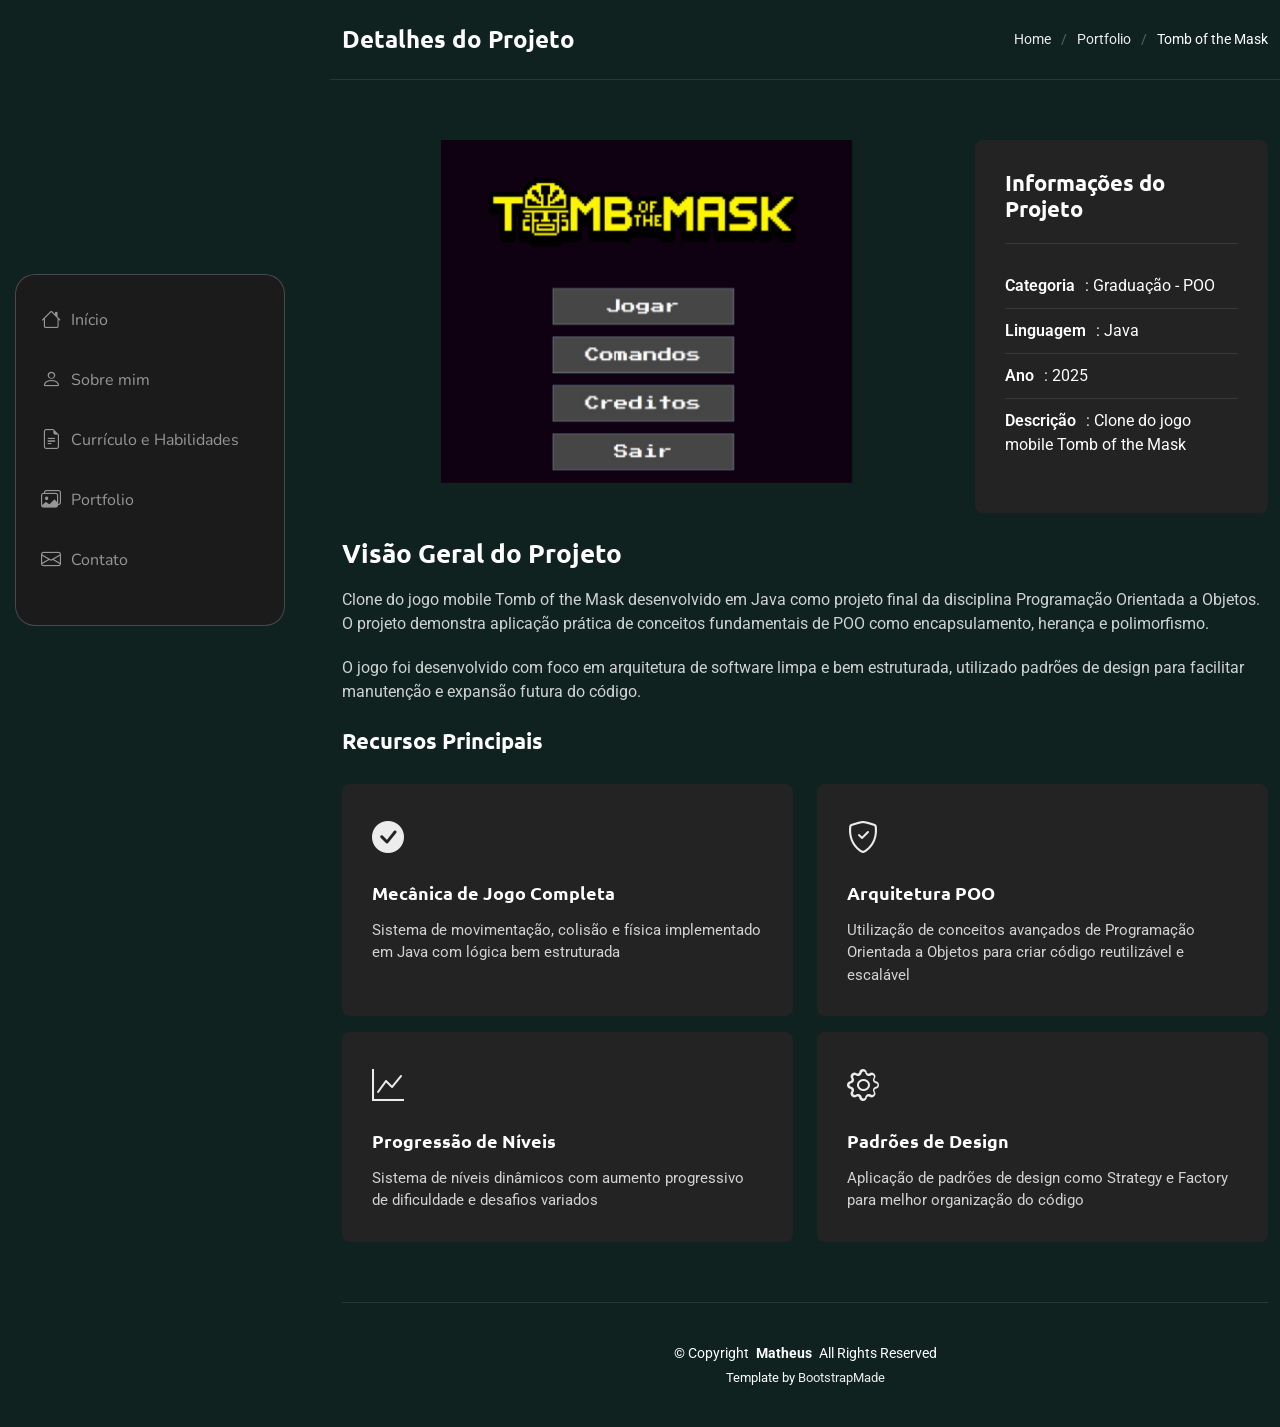
<file: portfolio-details-tomb-of-the-mask.html>
<!DOCTYPE html>
<html lang="en">

<head>
  <meta charset="utf-8">
  <meta content="width=device-width, initial-scale=1.0" name="viewport">
  <title>Detalhes do Projeto - Tomb of the Mask</title>
  <meta name="description" content="">
  <meta name="keywords" content="">

  <!-- Favicons -->
  <link href="assets/img/favicon.png" rel="icon">
  <link href="assets/img/apple-touch-icon.png" rel="apple-touch-icon">

  <!-- Fonts -->
  <link href="https://fonts.googleapis.com" rel="preconnect">
  <link href="https://fonts.gstatic.com" rel="preconnect" crossorigin>
  <link href="https://fonts.googleapis.com/css2?family=Roboto:ital,wght@0,100;0,300;0,400;0,500;0,700;0,900;1,100;1,300;1,400;1,500;1,700;1,900&family=Ubuntu:ital,wght@0,300;0,400;0,500;0,700;1,300;1,400;1,500;1,700&family=Nunito:ital,wght@0,200;0,300;0,400;0,500;0,600;0,700;0,800;0,900;1,200;1,300;1,400;1,500;1,600;1,700;1,800;1,900&display=swap" rel="stylesheet">

  <!-- Vendor CSS Files -->
  <link href="assets/vendor/bootstrap/css/bootstrap.min.css" rel="stylesheet">
  <link href="assets/vendor/bootstrap-icons/bootstrap-icons.css" rel="stylesheet">
  <link href="assets/vendor/aos/aos.css" rel="stylesheet">
  <link href="assets/vendor/glightbox/css/glightbox.min.css" rel="stylesheet">
  <link href="assets/vendor/swiper/swiper-bundle.min.css" rel="stylesheet">

  <!-- Main CSS File -->
  <link href="assets/css/main.css" rel="stylesheet">

  <!-- =======================================================
  * Template Name: SnapFolio
  * Template URL: https://bootstrapmade.com/snapfolio-bootstrap-portfolio-template/
  * Updated: Jul 21 2025 with Bootstrap v5.3.7
  * Author: BootstrapMade.com
  * License: https://bootstrapmade.com/license/
  ======================================================== -->
</head>

<body class="portfolio-details-page">

  <header id="header" class="header dark-background d-flex flex-column justify-content-center">
    <i class="header-toggle d-xl-none bi bi-list"></i>

    <div class="header-container d-flex flex-column align-items-start">
      <nav id="navmenu" class="navmenu">
        <ul>
          <li><a href="index.html#hero"><i class="bi bi-house navicon"></i>Início</a></li>
          <li><a href="index.html#about"><i class="bi bi-person navicon"></i> Sobre mim</a></li>
          <li><a href="index.html#resume"><i class="bi bi-file-earmark-text navicon"></i> Currículo e Habilidades</a></li>
          <li><a href="index.html#portfolio"><i class="bi bi-images navicon"></i> Portfolio</a></li>
          <li><a href="index.html#contact"><i class="bi bi-envelope navicon"></i> Contato</a></li>
        </ul>
      </nav>

    </div>

  </header>

  <main class="main">

    <!-- Page Title -->
    <div class="page-title dark-background">
      <div class="container d-lg-flex justify-content-between align-items-center">
        <h1 class="mb-2 mb-lg-0">Detalhes do Projeto</h1>
        <nav class="breadcrumbs">
          <ol>
            <li><a href="index.html">Home</a></li>
            <li><a href="index.html#portfolio">Portfolio</a></li>
            <li class="current">Tomb of the Mask</li>
          </ol>
        </nav>
      </div>
    </div><!-- End Page Title -->

    <!-- Portfolio Details Section -->
    <section id="portfolio-details" class="portfolio-details section">

      <div class="container" data-aos="fade-up" data-aos-delay="100">

        <div class="row gy-4">

          <div class="col-lg-8">
            <div class="portfolio-details-slider swiper init-swiper">

              <script type="application/json" class="swiper-config">
                {
                  "loop": true,
                  "speed": 600,
                  "autoplay": {
                    "delay": 5000
                  },
                  "slidesPerView": "auto",
                  "pagination": {
                    "el": ".swiper-pagination",
                    "type": "bullets",
                    "clickable": true
                  }
                }
              </script>

              <div class="swiper-wrapper align-items-center">

                <div class="swiper-slide">
                  <img src="assets/img/portfolio/tomb-of-the-mask.png" alt="Tomb of the Mask" class="img-fluid" loading="lazy">
                </div>

              </div>
              <div class="swiper-pagination"></div>
            </div>
          </div>

          <div class="col-lg-4">
            <div class="portfolio-info" data-aos="fade-left" data-aos-delay="200">
              <h3>Informações do Projeto</h3>
              <ul>
                <li><strong>Categoria</strong>: Graduação - POO</li>
                <li><strong>Linguagem</strong>: Java</li>
                <li><strong>Ano</strong>: 2025</li>
                <li><strong>Descrição</strong>: Clone do jogo mobile Tomb of the Mask</li>
              </ul>
            </div>
          </div>

          <div class="col-lg-12">
            <div class="portfolio-description" data-aos="fade-up" data-aos-delay="300">
              <h2>Visão Geral do Projeto</h2>
              <p>
                Clone do jogo mobile Tomb of the Mask desenvolvido em Java como projeto final da disciplina Programação Orientada a Objetos. O projeto demonstra aplicação prática de conceitos fundamentais de POO como encapsulamento, herança e polimorfismo.
              </p>
              <p>
                O jogo foi desenvolvido com foco em arquitetura de software limpa e bem estruturada, utilizado padrões de design para facilitar manutenção e expansão futura do código.
              </p>

              <div class="features mt-4">
                <h3>Recursos Principais</h3>
                <div class="row gy-3">
                  <div class="col-md-6">
                    <div class="feature-item" data-aos="fade-up" data-aos-delay="400">
                      <i class="bi bi-check-circle-fill"></i>
                      <h4>Mecânica de Jogo Completa</h4>
                      <p>Sistema de movimentação, colisão e física implementado em Java com lógica bem estruturada</p>
                    </div>
                  </div>

                  <div class="col-md-6">
                    <div class="feature-item" data-aos="fade-up" data-aos-delay="500">
                      <i class="bi bi-shield-check"></i>
                      <h4>Arquitetura POO</h4>
                      <p>Utilização de conceitos avançados de Programação Orientada a Objetos para criar código reutilizável e escalável</p>
                    </div>
                  </div>

                  <div class="col-md-6">
                    <div class="feature-item" data-aos="fade-up" data-aos-delay="600">
                      <i class="bi bi-graph-up"></i>
                      <h4>Progressão de Níveis</h4>
                      <p>Sistema de níveis dinâmicos com aumento progressivo de dificuldade e desafios variados</p>
                    </div>
                  </div>

                  <div class="col-md-6">
                    <div class="feature-item" data-aos="fade-up" data-aos-delay="700">
                      <i class="bi bi-gear"></i>
                      <h4>Padrões de Design</h4>
                      <p>Aplicação de padrões de design como Strategy e Factory para melhor organização do código</p>
                    </div>
                  </div>
                </div>
              </div>
            </div>
          </div>

        </div>

      </div>

    </section><!-- /Portfolio Details Section -->

  </main>

  <footer id="footer" class="footer position-relative">

    <div class="container">
      <div class="copyright text-center ">
        <p>© <span>Copyright</span> <strong class="px-1 sitename">Matheus</strong> <span>All Rights Reserved</span></p>
      </div>
      <div class="credits">
        Template by <a href="https://bootstrapmade.com/">BootstrapMade</a>
      </div>
    </div>

  </footer>

  <!-- Scroll Top -->
  <a href="#" id="scroll-top" class="scroll-top d-flex align-items-center justify-content-center"><i class="bi bi-arrow-up-short"></i></a>

  <!-- Preloader -->
  <div id="preloader"></div>

  <!-- Vendor JS Files -->
  <script src="assets/vendor/bootstrap/js/bootstrap.bundle.min.js"></script>
  <script src="assets/vendor/php-email-form/validate.js"></script>
  <script src="assets/vendor/aos/aos.js"></script>
  <script src="assets/vendor/typed.js/typed.umd.js"></script>
  <script src="assets/vendor/purecounter/purecounter_vanilla.js"></script>
  <script src="assets/vendor/waypoints/noframework.waypoints.js"></script>
  <script src="assets/vendor/isotope-layout/isotope.pkgd.min.js"></script>
  <script src="assets/vendor/imagesloaded/imagesloaded.pkgd.min.js"></script>
  <script src="assets/vendor/glightbox/js/glightbox.min.js"></script>
  <script src="assets/vendor/swiper/swiper-bundle.min.js"></script>

  <!-- Main JS File -->
  <script src="assets/js/main.js"></script>

</body>

</html>
</file>
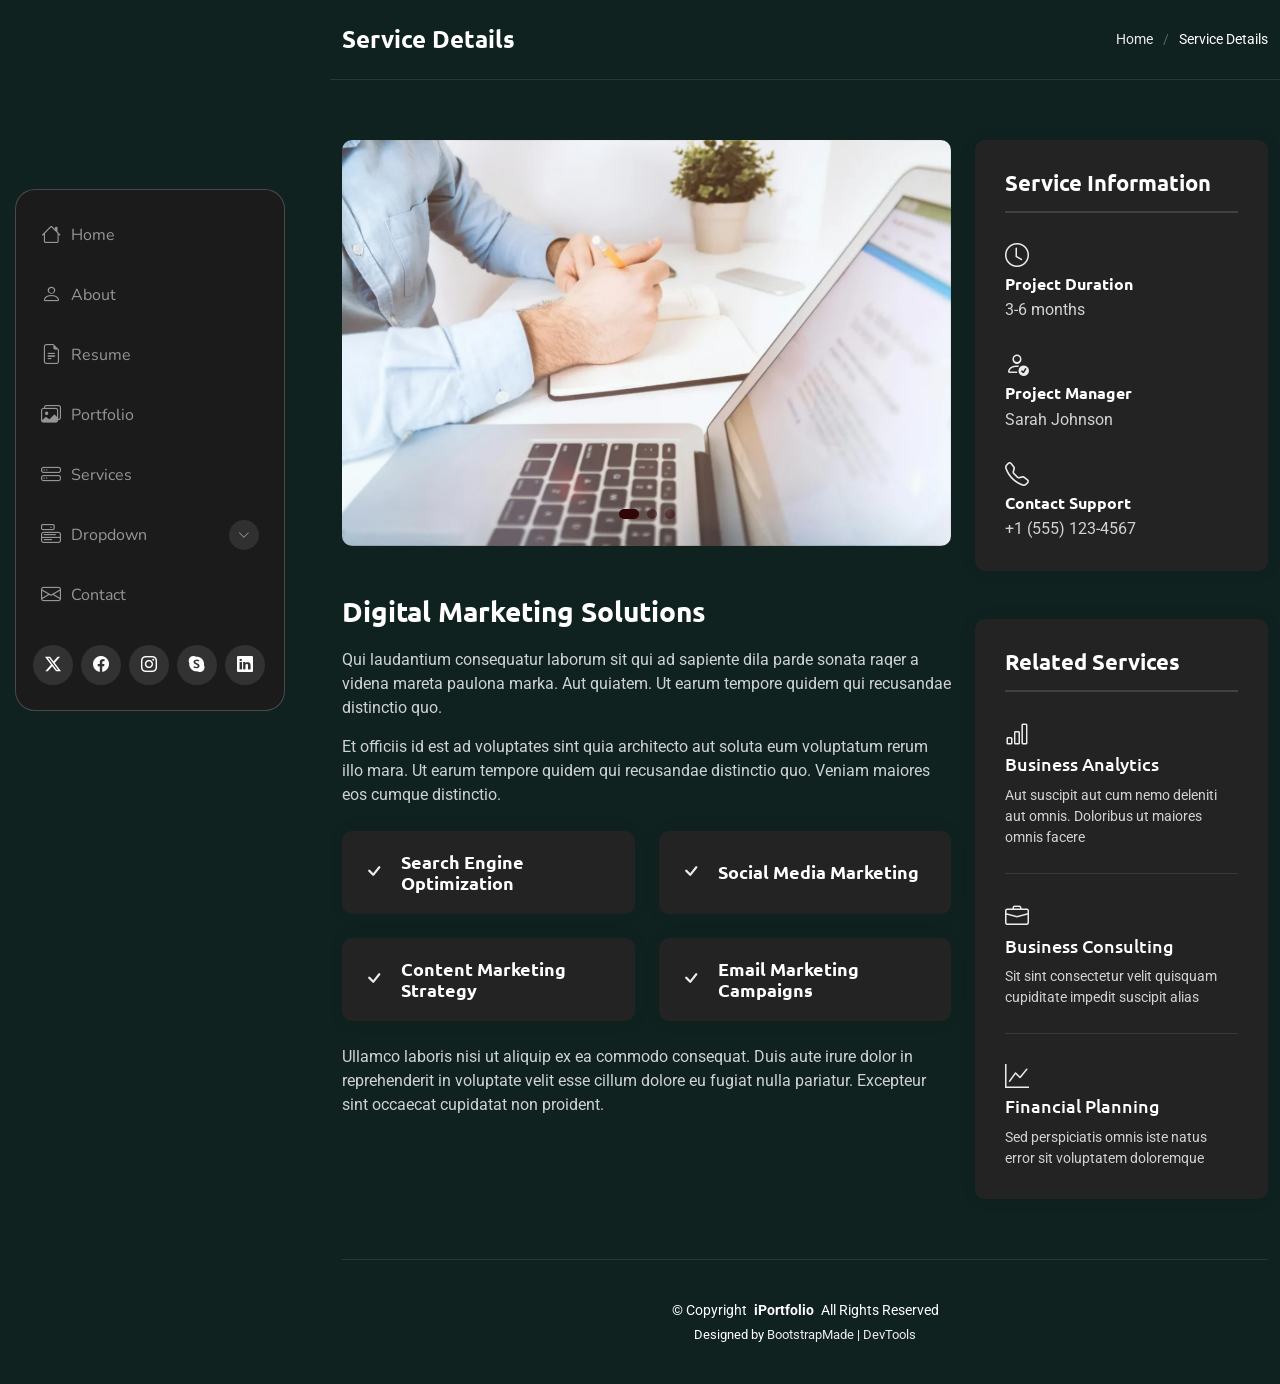
<file: service-details.html>
<!DOCTYPE html>
<html lang="en">

<head>
  <meta charset="utf-8">
  <meta content="width=device-width, initial-scale=1.0" name="viewport">
  <title>Service Details - SnapFolio Bootstrap Template</title>
  <meta name="description" content="">
  <meta name="keywords" content="">

  <!-- Favicons -->
  <link href="assets/img/favicon.png" rel="icon">
  <link href="assets/img/apple-touch-icon.png" rel="apple-touch-icon">

  <!-- Fonts -->
  <link href="https://fonts.googleapis.com" rel="preconnect">
  <link href="https://fonts.gstatic.com" rel="preconnect" crossorigin>
  <link href="https://fonts.googleapis.com/css2?family=Roboto:ital,wght@0,100;0,300;0,400;0,500;0,700;0,900;1,100;1,300;1,400;1,500;1,700;1,900&family=Ubuntu:ital,wght@0,300;0,400;0,500;0,700;1,300;1,400;1,500;1,700&family=Nunito:ital,wght@0,200;0,300;0,400;0,500;0,600;0,700;0,800;0,900;1,200;1,300;1,400;1,500;1,600;1,700;1,800;1,900&display=swap" rel="stylesheet">

  <!-- Vendor CSS Files -->
  <link href="assets/vendor/bootstrap/css/bootstrap.min.css" rel="stylesheet">
  <link href="assets/vendor/bootstrap-icons/bootstrap-icons.css" rel="stylesheet">
  <link href="assets/vendor/aos/aos.css" rel="stylesheet">
  <link href="assets/vendor/glightbox/css/glightbox.min.css" rel="stylesheet">
  <link href="assets/vendor/swiper/swiper-bundle.min.css" rel="stylesheet">

  <!-- Main CSS File -->
  <link href="assets/css/main.css" rel="stylesheet">

  <!-- =======================================================
  * Template Name: SnapFolio
  * Template URL: https://bootstrapmade.com/snapfolio-bootstrap-portfolio-template/
  * Updated: Jul 21 2025 with Bootstrap v5.3.7
  * Author: BootstrapMade.com
  * License: https://bootstrapmade.com/license/
  ======================================================== -->
</head>

<body class="service-details-page">

  <header id="header" class="header dark-background d-flex flex-column justify-content-center">
    <i class="header-toggle d-xl-none bi bi-list"></i>

    <div class="header-container d-flex flex-column align-items-start">
      <nav id="navmenu" class="navmenu">
        <ul>
          <li><a href="#hero"><i class="bi bi-house navicon"></i>Home</a></li>
          <li><a href="#about"><i class="bi bi-person navicon"></i> About</a></li>
          <li><a href="#resume"><i class="bi bi-file-earmark-text navicon"></i> Resume</a></li>
          <li><a href="#portfolio"><i class="bi bi-images navicon"></i> Portfolio</a></li>
          <li><a href="#services"><i class="bi bi-hdd-stack navicon"></i> Services</a></li>
          <li class="dropdown"><a href="#"><i class="bi bi-menu-button navicon"></i> <span>Dropdown</span> <i class="bi bi-chevron-down toggle-dropdown"></i></a>
            <ul>
              <li><a href="#">Dropdown 1</a></li>
              <li class="dropdown"><a href="#"><span>Deep Dropdown</span> <i class="bi bi-chevron-down toggle-dropdown"></i></a>
                <ul>
                  <li><a href="#">Deep Dropdown 1</a></li>
                  <li><a href="#">Deep Dropdown 2</a></li>
                  <li><a href="#">Deep Dropdown 3</a></li>
                  <li><a href="#">Deep Dropdown 4</a></li>
                  <li><a href="#">Deep Dropdown 5</a></li>
                </ul>
              </li>
              <li><a href="#">Dropdown 2</a></li>
              <li><a href="#">Dropdown 3</a></li>
              <li><a href="#">Dropdown 4</a></li>
            </ul>
          </li>
          <li><a href="#contact"><i class="bi bi-envelope navicon"></i> Contact</a></li>
        </ul>
      </nav>

      <div class="social-links text-center">
        <a href="#" class="twitter"><i class="bi bi-twitter-x"></i></a>
        <a href="#" class="facebook"><i class="bi bi-facebook"></i></a>
        <a href="#" class="instagram"><i class="bi bi-instagram"></i></a>
        <a href="#" class="google-plus"><i class="bi bi-skype"></i></a>
        <a href="#" class="linkedin"><i class="bi bi-linkedin"></i></a>
      </div>

    </div>

  </header>

  <main class="main">

    <!-- Page Title -->
    <div class="page-title dark-background">
      <div class="container d-lg-flex justify-content-between align-items-center">
        <h1 class="mb-2 mb-lg-0">Service Details</h1>
        <nav class="breadcrumbs">
          <ol>
            <li><a href="index.html">Home</a></li>
            <li class="current">Service Details</li>
          </ol>
        </nav>
      </div>
    </div><!-- End Page Title -->

    <!-- Service Details Section -->
    <section id="service-details" class="service-details section">

      <div class="container" data-aos="fade-up" data-aos-delay="100">

        <div class="row gy-4">

          <div class="col-lg-8">
            <div class="service-details-slider swiper init-swiper">
              <script type="application/json" class="swiper-config">
                {
                  "loop": true,
                  "speed": 600,
                  "autoplay": {
                    "delay": 5000
                  },
                  "slidesPerView": 1,
                  "pagination": {
                    "el": ".swiper-pagination",
                    "type": "bullets",
                    "clickable": true
                  }
                }
              </script>
              <div class="swiper-wrapper align-items-center">
                <div class="swiper-slide">
                  <img src="assets/img/services/services-1.webp" alt="" class="img-fluid" loading="lazy">
                </div>
                <div class="swiper-slide">
                  <img src="assets/img/services/services-2.webp" alt="" class="img-fluid" loading="lazy">
                </div>
                <div class="swiper-slide">
                  <img src="assets/img/services/services-3.webp" alt="" class="img-fluid" loading="lazy">
                </div>
              </div>
              <div class="swiper-pagination"></div>
            </div>

            <div class="content mt-5">
              <h3>Digital Marketing Solutions</h3>
              <p>
                Qui laudantium consequatur laborum sit qui ad sapiente dila parde sonata raqer a videna mareta paulona marka. Aut quiatem. Ut earum tempore quidem qui recusandae distinctio quo.
              </p>
              <p>
                Et officiis id est ad voluptates sint quia architecto aut soluta eum voluptatum rerum illo mara. Ut earum tempore quidem qui recusandae distinctio quo. Veniam maiores eos cumque distinctio.
              </p>

              <div class="features mt-4">
                <div class="row gy-4">
                  <div class="col-md-6" data-aos="fade-up" data-aos-delay="100">
                    <div class="feature-box d-flex align-items-center">
                      <i class="bi bi-check"></i>
                      <h4>Search Engine Optimization</h4>
                    </div>
                  </div>
                  <div class="col-md-6" data-aos="fade-up" data-aos-delay="200">
                    <div class="feature-box d-flex align-items-center">
                      <i class="bi bi-check"></i>
                      <h4>Social Media Marketing</h4>
                    </div>
                  </div>
                  <div class="col-md-6" data-aos="fade-up" data-aos-delay="300">
                    <div class="feature-box d-flex align-items-center">
                      <i class="bi bi-check"></i>
                      <h4>Content Marketing Strategy</h4>
                    </div>
                  </div>
                  <div class="col-md-6" data-aos="fade-up" data-aos-delay="400">
                    <div class="feature-box d-flex align-items-center">
                      <i class="bi bi-check"></i>
                      <h4>Email Marketing Campaigns</h4>
                    </div>
                  </div>
                </div>
              </div>

              <p class="mt-4">
                Ullamco laboris nisi ut aliquip ex ea commodo consequat. Duis aute irure dolor in reprehenderit in voluptate velit esse cillum dolore eu fugiat nulla pariatur. Excepteur sint occaecat cupidatat non proident.
              </p>
            </div>
          </div>

          <div class="col-lg-4">
            <div class="service-info">
              <h4>Service Information</h4>
              <div class="info-item">
                <i class="bi bi-clock"></i>
                <h5>Project Duration</h5>
                <p>3-6 months</p>
              </div>
              <div class="info-item">
                <i class="bi bi-person-check"></i>
                <h5>Project Manager</h5>
                <p>Sarah Johnson</p>
              </div>
              <div class="info-item">
                <i class="bi bi-telephone"></i>
                <h5>Contact Support</h5>
                <p>+1 (555) 123-4567</p>
              </div>
            </div>

            <div class="related-services mt-5">
              <h4>Related Services</h4>
              <div class="service-item">
                <i class="bi bi-bar-chart"></i>
                <h5><a href="#">Business Analytics</a></h5>
                <p>Aut suscipit aut cum nemo deleniti aut omnis. Doloribus ut maiores omnis facere</p>
              </div>
              <div class="service-item">
                <i class="bi bi-briefcase"></i>
                <h5><a href="#">Business Consulting</a></h5>
                <p>Sit sint consectetur velit quisquam cupiditate impedit suscipit alias</p>
              </div>
              <div class="service-item">
                <i class="bi bi-graph-up"></i>
                <h5><a href="#">Financial Planning</a></h5>
                <p>Sed perspiciatis omnis iste natus error sit voluptatem doloremque</p>
              </div>
            </div>
          </div>

        </div>

      </div>

    </section><!-- /Service Details Section -->

  </main>

  <footer id="footer" class="footer position-relative">

    <div class="container">
      <div class="copyright text-center ">
        <p>© <span>Copyright</span> <strong class="px-1 sitename">iPortfolio</strong> <span>All Rights Reserved</span></p>
      </div>
      <div class="credits">
        <!-- All the links in the footer should remain intact. -->
        <!-- You can delete the links only if you've purchased the pro version. -->
        <!-- Licensing information: https://bootstrapmade.com/license/ -->
        <!-- Purchase the pro version with working PHP/AJAX contact form: [buy-url] -->
        Designed by <a href="https://bootstrapmade.com/">BootstrapMade</a> | <a href="https://bootstrapmade.com/tools/">DevTools</a>
      </div>
    </div>

  </footer>

  <!-- Scroll Top -->
  <a href="#" id="scroll-top" class="scroll-top d-flex align-items-center justify-content-center"><i class="bi bi-arrow-up-short"></i></a>

  <!-- Preloader -->
  <div id="preloader"></div>

  <!-- Vendor JS Files -->
  <script src="assets/vendor/bootstrap/js/bootstrap.bundle.min.js"></script>
  <script src="assets/vendor/php-email-form/validate.js"></script>
  <script src="assets/vendor/aos/aos.js"></script>
  <script src="assets/vendor/typed.js/typed.umd.js"></script>
  <script src="assets/vendor/purecounter/purecounter_vanilla.js"></script>
  <script src="assets/vendor/waypoints/noframework.waypoints.js"></script>
  <script src="assets/vendor/isotope-layout/isotope.pkgd.min.js"></script>
  <script src="assets/vendor/imagesloaded/imagesloaded.pkgd.min.js"></script>
  <script src="assets/vendor/glightbox/js/glightbox.min.js"></script>
  <script src="assets/vendor/swiper/swiper-bundle.min.js"></script>

  <!-- Main JS File -->
  <script src="assets/js/main.js"></script>

</body>

</html>
</file>
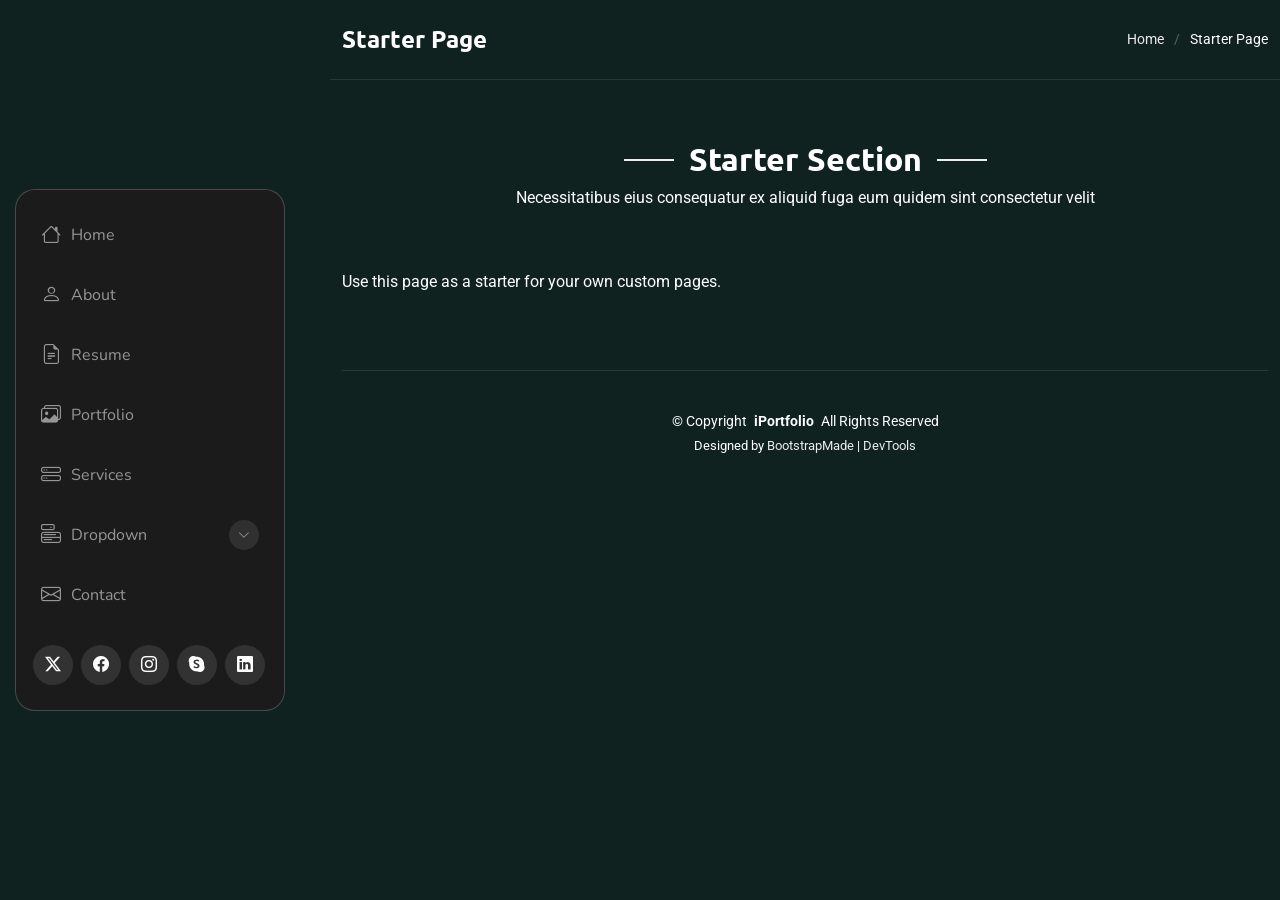
<file: starter-page.html>
<!DOCTYPE html>
<html lang="en">

<head>
  <meta charset="utf-8">
  <meta content="width=device-width, initial-scale=1.0" name="viewport">
  <title>Starter Page - SnapFolio Bootstrap Template</title>
  <meta name="description" content="">
  <meta name="keywords" content="">

  <!-- Favicons -->
  <link href="assets/img/favicon.png" rel="icon">
  <link href="assets/img/apple-touch-icon.png" rel="apple-touch-icon">

  <!-- Fonts -->
  <link href="https://fonts.googleapis.com" rel="preconnect">
  <link href="https://fonts.gstatic.com" rel="preconnect" crossorigin>
  <link href="https://fonts.googleapis.com/css2?family=Roboto:ital,wght@0,100;0,300;0,400;0,500;0,700;0,900;1,100;1,300;1,400;1,500;1,700;1,900&family=Ubuntu:ital,wght@0,300;0,400;0,500;0,700;1,300;1,400;1,500;1,700&family=Nunito:ital,wght@0,200;0,300;0,400;0,500;0,600;0,700;0,800;0,900;1,200;1,300;1,400;1,500;1,600;1,700;1,800;1,900&display=swap" rel="stylesheet">

  <!-- Vendor CSS Files -->
  <link href="assets/vendor/bootstrap/css/bootstrap.min.css" rel="stylesheet">
  <link href="assets/vendor/bootstrap-icons/bootstrap-icons.css" rel="stylesheet">
  <link href="assets/vendor/aos/aos.css" rel="stylesheet">
  <link href="assets/vendor/glightbox/css/glightbox.min.css" rel="stylesheet">
  <link href="assets/vendor/swiper/swiper-bundle.min.css" rel="stylesheet">

  <!-- Main CSS File -->
  <link href="assets/css/main.css" rel="stylesheet">

  <!-- =======================================================
  * Template Name: SnapFolio
  * Template URL: https://bootstrapmade.com/snapfolio-bootstrap-portfolio-template/
  * Updated: Jul 21 2025 with Bootstrap v5.3.7
  * Author: BootstrapMade.com
  * License: https://bootstrapmade.com/license/
  ======================================================== -->
</head>

<body class="starter-page-page">

  <header id="header" class="header dark-background d-flex flex-column justify-content-center">
    <i class="header-toggle d-xl-none bi bi-list"></i>

    <div class="header-container d-flex flex-column align-items-start">
      <nav id="navmenu" class="navmenu">
        <ul>
          <li><a href="#hero"><i class="bi bi-house navicon"></i>Home</a></li>
          <li><a href="#about"><i class="bi bi-person navicon"></i> About</a></li>
          <li><a href="#resume"><i class="bi bi-file-earmark-text navicon"></i> Resume</a></li>
          <li><a href="#portfolio"><i class="bi bi-images navicon"></i> Portfolio</a></li>
          <li><a href="#services"><i class="bi bi-hdd-stack navicon"></i> Services</a></li>
          <li class="dropdown"><a href="#"><i class="bi bi-menu-button navicon"></i> <span>Dropdown</span> <i class="bi bi-chevron-down toggle-dropdown"></i></a>
            <ul>
              <li><a href="#">Dropdown 1</a></li>
              <li class="dropdown"><a href="#"><span>Deep Dropdown</span> <i class="bi bi-chevron-down toggle-dropdown"></i></a>
                <ul>
                  <li><a href="#">Deep Dropdown 1</a></li>
                  <li><a href="#">Deep Dropdown 2</a></li>
                  <li><a href="#">Deep Dropdown 3</a></li>
                  <li><a href="#">Deep Dropdown 4</a></li>
                  <li><a href="#">Deep Dropdown 5</a></li>
                </ul>
              </li>
              <li><a href="#">Dropdown 2</a></li>
              <li><a href="#">Dropdown 3</a></li>
              <li><a href="#">Dropdown 4</a></li>
            </ul>
          </li>
          <li><a href="#contact"><i class="bi bi-envelope navicon"></i> Contact</a></li>
        </ul>
      </nav>

      <div class="social-links text-center">
        <a href="#" class="twitter"><i class="bi bi-twitter-x"></i></a>
        <a href="#" class="facebook"><i class="bi bi-facebook"></i></a>
        <a href="#" class="instagram"><i class="bi bi-instagram"></i></a>
        <a href="#" class="google-plus"><i class="bi bi-skype"></i></a>
        <a href="#" class="linkedin"><i class="bi bi-linkedin"></i></a>
      </div>

    </div>

  </header>

  <main class="main">

    <!-- Page Title -->
    <div class="page-title dark-background">
      <div class="container d-lg-flex justify-content-between align-items-center">
        <h1 class="mb-2 mb-lg-0">Starter Page</h1>
        <nav class="breadcrumbs">
          <ol>
            <li><a href="index.html">Home</a></li>
            <li class="current">Starter Page</li>
          </ol>
        </nav>
      </div>
    </div><!-- End Page Title -->

    <!-- Starter Section Section -->
    <section id="starter-section" class="starter-section section">

      <!-- Section Title -->
      <div class="container section-title" data-aos="fade-up">
        <h2>Starter Section</h2>
        <p>Necessitatibus eius consequatur ex aliquid fuga eum quidem sint consectetur velit</p>
      </div><!-- End Section Title -->

      <div class="container" data-aos="fade-up">
        <p>Use this page as a starter for your own custom pages.</p>
      </div>

    </section><!-- /Starter Section Section -->

  </main>

  <footer id="footer" class="footer position-relative">

    <div class="container">
      <div class="copyright text-center ">
        <p>© <span>Copyright</span> <strong class="px-1 sitename">iPortfolio</strong> <span>All Rights Reserved</span></p>
      </div>
      <div class="credits">
        <!-- All the links in the footer should remain intact. -->
        <!-- You can delete the links only if you've purchased the pro version. -->
        <!-- Licensing information: https://bootstrapmade.com/license/ -->
        <!-- Purchase the pro version with working PHP/AJAX contact form: [buy-url] -->
        Designed by <a href="https://bootstrapmade.com/">BootstrapMade</a> | <a href="https://bootstrapmade.com/tools/">DevTools</a>
      </div>
    </div>

  </footer>

  <!-- Scroll Top -->
  <a href="#" id="scroll-top" class="scroll-top d-flex align-items-center justify-content-center"><i class="bi bi-arrow-up-short"></i></a>

  <!-- Preloader -->
  <div id="preloader"></div>

  <!-- Vendor JS Files -->
  <script src="assets/vendor/bootstrap/js/bootstrap.bundle.min.js"></script>
  <script src="assets/vendor/php-email-form/validate.js"></script>
  <script src="assets/vendor/aos/aos.js"></script>
  <script src="assets/vendor/typed.js/typed.umd.js"></script>
  <script src="assets/vendor/purecounter/purecounter_vanilla.js"></script>
  <script src="assets/vendor/waypoints/noframework.waypoints.js"></script>
  <script src="assets/vendor/isotope-layout/isotope.pkgd.min.js"></script>
  <script src="assets/vendor/imagesloaded/imagesloaded.pkgd.min.js"></script>
  <script src="assets/vendor/glightbox/js/glightbox.min.js"></script>
  <script src="assets/vendor/swiper/swiper-bundle.min.js"></script>

  <!-- Main JS File -->
  <script src="assets/js/main.js"></script>

</body>

</html>
</file>
<file: assets/css/main.css>
/**
* Template Name: SnapFolio
* Template URL: https://bootstrapmade.com/snapfolio-bootstrap-portfolio-template/
* Updated: Jul 21 2025 with Bootstrap v5.3.7
* Author: BootstrapMade.com
* License: https://bootstrapmade.com/license/
*/

/*--------------------------------------------------------------
# Font & Color Variables
# Help: https://bootstrapmade.com/color-system/
--------------------------------------------------------------*/
/* Fonts */
:root {
  --default-font: "Roboto",  system-ui, -apple-system, "Segoe UI", Roboto, "Helvetica Neue", Arial, "Noto Sans", "Liberation Sans", sans-serif, "Apple Color Emoji", "Segoe UI Emoji", "Segoe UI Symbol", "Noto Color Emoji";
  --heading-font: "Ubuntu",  sans-serif;
  --nav-font: "Nunito",  sans-serif;
}

/* Global Colors - The following color variables are used throughout the website. Updating them here will change the color scheme of the entire website */
:root { 
  --background-color: #0f221f; /* Background color for the entire website, including individual sections */
  --default-color: #ffffff; /* Default color used for the majority of the text content across the entire website */
  --heading-color: #ffffff; /* Color for headings, subheadings and title throughout the website */
  --accent-color: #ececec; /* Accent color that represents your brand on the website. It's used for buttons, links, and other elements that need to stand out */
  --surface-color: #232323; /* The surface color is used as a background of boxed elements within sections, such as cards, icon boxes, or other elements that require a visual separation from the global background. */
  --contrast-color: #310606; /* Contrast color for text, ensuring readability against backgrounds of accent, heading, or default colors. */
}

/* Nav Menu Colors - The following color variables are used specifically for the navigation menu. They are separate from the global colors to allow for more customization options */
:root {
  --nav-color: rgba(236, 236, 236, 0.59);  /* The default color of the main navmenu links */
  --nav-hover-color: #ffffff; /* Applied to main navmenu links when they are hovered over or active */
  --nav-mobile-background-color: #393939; /* Used as the background color for mobile navigation menu */
  --nav-dropdown-background-color: #393939; /* Used as the background color for dropdown items that appear when hovering over primary navigation items */
  --nav-dropdown-color: #ffffff; /* Used for navigation links of the dropdown items in the navigation menu. */
  --nav-dropdown-hover-color: #ececec; /* Similar to --nav-hover-color, this color is applied to dropdown navigation links when they are hovered over. */
}

/* Color Presets - These classes override global colors when applied to any section or element, providing reuse of the sam color scheme. */

.light-background {
  --background-color: #2c2c2c;
  --surface-color: #323232;
}

.dark-background {
  --background-color: #040b14;
  --default-color: #ffffff;
  --heading-color: #ffffff;
  --surface-color: #151f2b;
  --contrast-color: #ffffff;
}

/* Smooth scroll */
:root {
  scroll-behavior: smooth;
}

/*--------------------------------------------------------------
# General Styling & Shared Classes
--------------------------------------------------------------*/
body {
  color: var(--default-color);
  background-color: var(--background-color);
  font-family: var(--default-font);
}

a {
  color: var(--accent-color);
  text-decoration: none;
  transition: 0.3s;
}

a:hover {
  color: color-mix(in srgb, var(--accent-color), transparent 25%);
  text-decoration: none;
}

h1,
h2,
h3,
h4,
h5,
h6 {
  color: var(--heading-color);
  font-family: var(--heading-font);
}

/* PHP Email Form Messages
------------------------------*/
.php-email-form .error-message {
  display: none;
  background: #df1529;
  color: #ffffff;
  text-align: left;
  padding: 15px;
  margin-bottom: 24px;
  font-weight: 600;
}

.php-email-form .sent-message {
  display: none;
  color: #ffffff;
  background: #059652;
  text-align: center;
  padding: 15px;
  margin-bottom: 24px;
  font-weight: 600;
}

.php-email-form .loading {
  display: none;
  background: var(--surface-color);
  text-align: center;
  padding: 15px;
  margin-bottom: 24px;
}

.php-email-form .loading:before {
  content: "";
  display: inline-block;
  border-radius: 50%;
  width: 24px;
  height: 24px;
  margin: 0 10px -6px 0;
  border: 3px solid var(--accent-color);
  border-top-color: var(--surface-color);
  animation: php-email-form-loading 1s linear infinite;
}

@keyframes php-email-form-loading {
  0% {
    transform: rotate(0deg);
  }

  100% {
    transform: rotate(360deg);
  }
}

/*--------------------------------------------------------------
# Global Header
--------------------------------------------------------------*/
.header {
  --background-color: #1b1b1b;
  --contrast-color: #444444;
  color: var(--default-color);
  position: fixed;
  top: 0;
  left: 0;
  bottom: 0;
  padding: 0 15px;
  width: 300px;
  transition: all ease-in-out 0.3s;
  overflow-y: auto;
  z-index: 997;
}

.header .header-container {
  border-radius: 20px;
  padding: 15px;
  background-color: var(--background-color);
  border: 1px solid color-mix(in srgb, var(--default-color), transparent 80%);
}

.header .social-links {
  margin: 0 0 10px 0;
}

.header .social-links a {
  font-size: 16px;
  display: inline-flex;
  align-items: center;
  justify-content: center;
  background: color-mix(in srgb, var(--default-color), transparent 90%);
  color: var(--default-color);
  margin: 0 2px;
  border-radius: 50%;
  text-align: center;
  width: 40px;
  height: 40px;
  transition: 0.3s;
}

.header .social-links a:hover {
  color: var(--contrast-color);
  background: var(--accent-color);
}

@media (min-width: 1200px) {

  .header~main,
  .header~#footer {
    margin-left: 330px;
  }
}

@media (max-width: 1199px) {
  .header {
    left: -100%;
  }
}

.header.header-show {
  left: 0;
}

.header .header-toggle {
  color: var(--contrast-color);
  background-color: var(--accent-color);
  font-size: 22px;
  display: flex;
  align-items: center;
  justify-content: center;
  width: 40px;
  height: 40px;
  border-radius: 50%;
  cursor: pointer;
  position: fixed;
  top: 15px;
  right: 15px;
  z-index: 9999;
  transition: background-color 0.3s;
}

.header .header-toggle:hover {
  color: var(--contrast-color);
  background-color: color-mix(in srgb, var(--accent-color) 90%, white 15%);
}

/*--------------------------------------------------------------
# Navigation Menu
--------------------------------------------------------------*/
.mobile-nav-toggle {
  display: none;
}

.navmenu {
  padding: 0;
  z-index: 9997;
  width: 100%;
}

.navmenu ul {
  list-style: none;
  padding: 0 0 20px 0;
  margin: 0;
}

.navmenu a,
.navmenu a:focus {
  color: var(--nav-color);
  padding: 15px 10px;
  font-family: var(--nav-font);
  font-size: 16px;
  font-weight: 400;
  display: flex;
  align-items: center;
  white-space: nowrap;
  transition: 0.3s;
  width: 100%;
}

.navmenu a .navicon,
.navmenu a:focus .navicon {
  font-size: 20px;
  margin-right: 10px;
}

.navmenu a .toggle-dropdown,
.navmenu a:focus .toggle-dropdown {
  font-size: 12px;
  line-height: 0;
  margin-left: auto;
  width: 30px;
  height: 30px;
  display: flex;
  align-items: center;
  justify-content: center;
  border-radius: 50%;
  transition: 0.3s;
  flex-shrink: 0;
  background-color: color-mix(in srgb, var(--accent-color), transparent 90%);
}

.navmenu a .toggle-dropdown:hover,
.navmenu a:focus .toggle-dropdown:hover {
  background-color: var(--accent-color);
  color: var(--contrast-color);
}

.navmenu a:hover,
.navmenu .active,
.navmenu .active:focus {
  color: var(--nav-hover-color);
}

.navmenu a:hover .navicon,
.navmenu .active .navicon,
.navmenu .active:focus .navicon {
  color: var(--accent-color);
}

.navmenu .active .toggle-dropdown,
.navmenu .active:focus .toggle-dropdown {
  background-color: var(--accent-color);
  color: var(--contrast-color);
  transform: rotate(180deg);
}

.navmenu .dropdown {
  display: block;
}

.navmenu .dropdown a,
.navmenu .dropdown a:focus {
  color: --nav-dropdown-color;
}

.navmenu .dropdown a:hover,
.navmenu .dropdown .active,
.navmenu .dropdown .active:focus {
  color: var(--nav-dropdown-hover-color);
}

.navmenu .dropdown ul {
  position: static;
  display: none;
  z-index: 99;
  padding: 5px 10px;
  margin: 5px 10px;
  background-color: var(--nav-dropdown-background-color);
  border: 1px solid color-mix(in srgb, var(--default-color), transparent 90%);
  box-shadow: none;
  transition: all 0.5s ease-in-out;
}

.navmenu .dropdown ul ul {
  background-color: rgba(33, 37, 41, 0.1);
}

.navmenu .dropdown>.dropdown-active {
  display: block;
  background-color: rgba(33, 37, 41, 0.03);
}

/*--------------------------------------------------------------
# Global Footer
--------------------------------------------------------------*/
.footer {
  color: var(--default-color);
  background-color: var(--background-color);
  font-size: 14px;
  padding: 0 0 40px 0;
  position: relative;
}

.footer .copyright {
  padding-top: 40px;
  border-top: 1px solid color-mix(in srgb, var(--default-color), transparent 90%);
}

.footer .copyright p {
  margin-bottom: 0;
}

.footer .credits {
  margin-top: 4px;
  font-size: 13px;
  text-align: center;
}

/*--------------------------------------------------------------
# Preloader
--------------------------------------------------------------*/
#preloader {
  position: fixed;
  inset: 0;
  z-index: 999999;
  overflow: hidden;
  background: var(--background-color);
  transition: all 0.6s ease-out;
}

#preloader:before {
  content: "";
  position: fixed;
  top: calc(50% - 30px);
  left: calc(50% - 30px);
  border: 6px solid #ffffff;
  border-color: var(--accent-color) transparent var(--accent-color) transparent;
  border-radius: 50%;
  width: 60px;
  height: 60px;
  animation: animate-preloader 1.5s linear infinite;
}

@keyframes animate-preloader {
  0% {
    transform: rotate(0deg);
  }

  100% {
    transform: rotate(360deg);
  }
}

/*--------------------------------------------------------------
# Scroll Top Button
--------------------------------------------------------------*/
.scroll-top {
  position: fixed;
  visibility: hidden;
  opacity: 0;
  right: 15px;
  bottom: -15px;
  z-index: 99999;
  background-color: var(--accent-color);
  width: 44px;
  height: 44px;
  border-radius: 50px;
  transition: all 0.4s;
}

.scroll-top i {
  font-size: 24px;
  color: var(--contrast-color);
  line-height: 0;
}

.scroll-top:hover {
  background-color: color-mix(in srgb, var(--accent-color), transparent 20%);
  color: var(--contrast-color);
}

.scroll-top.active {
  visibility: visible;
  opacity: 1;
  bottom: 15px;
}

/*--------------------------------------------------------------
# Disable aos animation delay on mobile devices
--------------------------------------------------------------*/
@media screen and (max-width: 768px) {
  [data-aos-delay] {
    transition-delay: 0 !important;
  }
}

/*--------------------------------------------------------------
# Global Page Titles & Breadcrumbs
--------------------------------------------------------------*/
.page-title {
  color: var(--default-color);
  padding: 25px 0 0 0;
  position: relative;
}

.page-title .container {
  border-bottom: 1px solid color-mix(in srgb, var(--default-color), transparent 90%);
  padding-bottom: 25px;
}

.page-title h1 {
  font-size: 24px;
  font-weight: 700;
}

.page-title .breadcrumbs ol {
  display: flex;
  flex-wrap: wrap;
  list-style: none;
  padding: 0;
  margin: 0;
  font-size: 14px;
  font-weight: 400;
}

.page-title .breadcrumbs ol li+li {
  padding-left: 10px;
}

.page-title .breadcrumbs ol li+li::before {
  content: "/";
  display: inline-block;
  padding-right: 10px;
  color: color-mix(in srgb, var(--default-color), transparent 70%);
}

/*--------------------------------------------------------------
# Global Sections
--------------------------------------------------------------*/
section,
.section {
  color: var(--default-color);
  background-color: var(--background-color);
  padding: 60px 0;
  overflow: clip;
}

/*--------------------------------------------------------------
# Global Section Titles
--------------------------------------------------------------*/
.section-title {
  text-align: center;
  padding-bottom: 60px;
  position: relative;
}

.section-title h2 {
  font-size: 32px;
  font-weight: 700;
  position: relative;
}

.section-title h2:before,
.section-title h2:after {
  content: "";
  width: 50px;
  height: 2px;
  background: var(--accent-color);
  display: inline-block;
}

.section-title h2:before {
  margin: 0 15px 10px 0;
}

.section-title h2:after {
  margin: 0 0 10px 15px;
}

.section-title p {
  margin-bottom: 0;
}

/*--------------------------------------------------------------
# Hero Section
--------------------------------------------------------------*/
.hero {
  min-height: 100vh;
  position: relative;
  overflow: hidden;
  display: flex;
  align-items: center;
}

.hero .background-elements {
  position: absolute;
  top: 0;
  left: 0;
  width: 100%;
  height: 100%;
  z-index: 1;
  overflow: hidden;
}

.hero .background-elements .bg-circle {
  position: absolute;
  border-radius: 50%;
  background: linear-gradient(45deg, color-mix(in srgb, var(--accent-color), transparent 90%), color-mix(in srgb, var(--accent-color), transparent 95%));
  animation: float 6s ease-in-out infinite;
}

.hero .background-elements .bg-circle.circle-1 {
  width: 300px;
  height: 300px;
  top: 10%;
  right: 10%;
  animation-delay: 0s;
}

.hero .background-elements .bg-circle.circle-2 {
  width: 200px;
  height: 200px;
  bottom: 20%;
  left: 5%;
  animation-delay: 2s;
}

.hero .hero-content {
  position: relative;
  width: 100%;
  z-index: 2;
}

.hero .container {
  position: relative;
  z-index: 3;
}

.hero .hero-text h1 {
  font-size: 72px;
  font-weight: 800;
  line-height: 1.1;
  margin-bottom: 15px;
  color: var(--heading-color);
}

.hero .hero-text h1 .accent-text {
  color: var(--accent-color);
  position: relative;
}

.hero .hero-text h1 .accent-text::after {
  content: "";
  position: absolute;
  bottom: -5px;
  left: 0;
  width: 100%;
  height: 3px;
  background: linear-gradient(90deg, var(--accent-color), color-mix(in srgb, var(--accent-color), transparent 50%));
}

.hero .hero-text h2 {
  font-size: 32px;
  font-weight: 600;
  color: var(--heading-color);
  margin-bottom: 10px;
}

.hero .hero-text .lead {
  font-size: 24px;
  margin-bottom: 20px;
  color: var(--default-color);
}

.hero .hero-text .lead span {
  color: var(--accent-color);
  font-weight: 600;
  border-bottom: 2px solid var(--accent-color);
  padding-bottom: 2px;
}

.hero .hero-text .description {
  font-size: 18px;
  line-height: 1.6;
  color: color-mix(in srgb, var(--default-color), transparent 20%);
  margin-bottom: 40px;
  max-width: 500px;
}

.hero .hero-actions {
  display: flex;
  gap: 20px;
  margin-bottom: 40px;
  flex-wrap: wrap;
}

.hero .hero-actions .btn {
  padding: 14px 30px;
  font-size: 16px;
  font-weight: 600;
  border-radius: 50px;
  text-decoration: none;
  transition: all 0.3s ease;
  border: 2px solid;
}

.hero .hero-actions .btn.btn-primary {
  background-color: var(--accent-color);
  color: var(--contrast-color);
  border-color: var(--accent-color);
}

.hero .hero-actions .btn.btn-primary:hover {
  background-color: color-mix(in srgb, var(--accent-color), black 10%);
  transform: translateY(-2px);
  box-shadow: 0 8px 25px color-mix(in srgb, var(--accent-color), transparent 70%);
}

.hero .hero-actions .btn.btn-outline {
  background-color: transparent;
  color: var(--accent-color);
  border-color: var(--accent-color);
}

.hero .hero-actions .btn.btn-outline:hover {
  background-color: var(--accent-color);
  color: var(--contrast-color);
  transform: translateY(-2px);
}

.hero .social-links {
  display: flex;
  gap: 20px;
}

.hero .social-links a {
  width: 50px;
  height: 50px;
  display: flex;
  align-items: center;
  justify-content: center;
  background-color: var(--surface-color);
  color: color-mix(in srgb, var(--default-color), transparent 40%);
  border-radius: 50%;
  font-size: 20px;
  transition: all 0.3s ease;
}

.hero .social-links a:hover {
  color: var(--contrast-color);
  background-color: var(--accent-color);
  transform: translateY(-3px);
  box-shadow: 0 8px 25px color-mix(in srgb, var(--accent-color), transparent 70%);
}

.hero .hero-visual {
  display: flex;
  justify-content: center;
  align-items: center;
  height: 100%;
}

.hero .hero-visual .profile-container {
  position: relative;
  width: 600px;
  height: 600px;
}

.hero .hero-visual .profile-container .profile-background {
  position: absolute;
  top: 15px;
  left: 15px;
  width: 100%;
  height: 100%;
  background: transparent;
  border-radius: 30px;
  z-index: 1;
}

.hero .hero-visual .profile-container .profile-image {
  position: relative;
  width: 100%;
  height: 100%;
  object-fit: cover;
  border-radius: 0;
  z-index: 2;
}

@keyframes float {

  0%,
  100% {
    transform: translateY(0px);
  }

  50% {
    transform: translateY(-20px);
  }
}

@keyframes floatIcon {

  0%,
  100% {
    transform: translateY(0px) rotate(0deg);
  }

  50% {
    transform: translateY(-10px) rotate(5deg);
  }
}

@media (max-width: 992px) {
  .hero .hero-text {
    text-align: center;
    margin-bottom: 50px;
  }

  .hero .hero-text h1 {
    font-size: 56px;
  }

  .hero .hero-text h2 {
    font-size: 28px;
  }

  .hero .hero-text .lead {
    font-size: 20px;
  }

  .hero .hero-visual .profile-container {
    width: 500px;
    height: 500px;
  }
}

@media (max-width: 768px) {
  .hero .hero-text h1 {
    font-size: 42px;
  }

  .hero .hero-text h2 {
    font-size: 24px;
  }

  .hero .hero-text .lead {
    font-size: 18px;
  }

  .hero .hero-text .description {
    font-size: 16px;
  }

  .hero .hero-actions {
    justify-content: center;
  }

  .hero .hero-actions .btn {
    padding: 12px 25px;
    font-size: 14px;
  }

  .hero .hero-visual .profile-container {
    width: 420px;
    height: 420px;
  }

  .hero .background-elements .bg-circle.circle-1 {
    width: 200px;
    height: 200px;
  }

  .hero .background-elements .bg-circle.circle-2 {
    width: 150px;
    height: 150px;
  }

  .hero .background-elements .bg-circle.circle-3 {
    width: 100px;
    height: 100px;
  }
}

/*--------------------------------------------------------------
# About Section
--------------------------------------------------------------*/
.about .profile-card {
  background: linear-gradient(135deg, var(--surface-color) 0%, color-mix(in srgb, var(--surface-color), var(--accent-color) 5%) 100%);
  border-radius: 2rem;
  padding: 2.5rem;
  text-align: center;
  box-shadow: 0 20px 40px rgba(0, 0, 0, 0.08);
  border: 1px solid color-mix(in srgb, var(--accent-color), transparent 90%);
  position: relative;
  overflow: hidden;
}

.about .profile-card::before {
  content: "";
  position: absolute;
  top: 0;
  left: 0;
  right: 0;
  height: 4px;
  background: linear-gradient(90deg, var(--accent-color), color-mix(in srgb, var(--accent-color), var(--heading-color) 30%));
}

@media (max-width: 991px) {
  .about .profile-card {
    margin-bottom: 3rem;
  }
}

.about .profile-header {
  position: relative;
  margin-bottom: 2rem;
}

.about .profile-header .profile-image {
  width: 160px;
  height: 160px;
  margin: 0 auto 1.5rem;
  border-radius: 50%;
  overflow: hidden;
  border: 4px solid var(--accent-color);
  box-shadow: 0 10px 30px rgba(0, 0, 0, 0.15);
}

.about .profile-header .profile-image img {
  width: 100%;
  height: 100%;
  object-fit: cover;
}

.about .profile-header .profile-badge {
  position: absolute;
  bottom: 20px;
  right: calc(50% - 65px);
  width: 32px;
  height: 32px;
  background-color: var(--accent-color);
  border-radius: 50%;
  display: flex;
  align-items: center;
  justify-content: center;
  border: 3px solid var(--surface-color);
}

.about .profile-header .profile-badge i {
  color: var(--contrast-color);
  font-size: 14px;
}

.about .profile-content h3 {
  font-size: 1.5rem;
  font-weight: 700;
  margin-bottom: 0.5rem;
  color: var(--heading-color);
}

.about .profile-content .profession {
  color: var(--accent-color);
  font-weight: 500;
  margin-bottom: 2rem;
}

.about .contact-links {
  display: flex;
  flex-direction: column;
  gap: 1rem;
}

.about .contact-links .contact-item {
  display: flex;
  align-items: center;
  gap: 0.75rem;
  padding: 0.75rem 1rem;
  background-color: color-mix(in srgb, var(--surface-color), var(--background-color) 50%);
  border-radius: 0.75rem;
  text-decoration: none;
  color: var(--default-color);
  transition: all 0.3s;
  border: 1px solid color-mix(in srgb, var(--default-color), transparent 90%);
}

.about .contact-links .contact-item:hover {
  background-color: var(--accent-color);
  color: var(--contrast-color);
  transform: translateY(-2px);
  box-shadow: 0 5px 20px color-mix(in srgb, var(--accent-color), transparent 70%);
}

.about .contact-links .contact-item i {
  font-size: 1rem;
  width: 18px;
}

.about .about-content {
  padding-left: 3rem;
}

@media (max-width: 991px) {
  .about .about-content {
    padding-left: 0;
  }
}

.about .about-content .section-header {
  margin-bottom: 2rem;
}

.about .about-content .section-header .badge-text {
  display: inline-block;
  background: linear-gradient(135deg, var(--accent-color), color-mix(in srgb, var(--accent-color), var(--heading-color) 20%));
  color: var(--contrast-color);
  padding: 0.5rem 1.5rem;
  border-radius: 2rem;
  font-size: 0.875rem;
  font-weight: 600;
  letter-spacing: 0.5px;
  margin-bottom: 1.5rem;
}

.about .about-content .section-header h2 {
  font-size: 2.25rem;
  font-weight: 700;
  line-height: 1.3;
  margin: 0;
}

@media (max-width: 768px) {
  .about .about-content .section-header h2 {
    font-size: 1.875rem;
  }
}

.about .about-content .description {
  margin-bottom: 2.5rem;
}

.about .about-content .description p {
  font-size: 1.1rem;
  line-height: 1.7;
  color: color-mix(in srgb, var(--default-color), transparent 20%);
  margin-bottom: 1.5rem;
}

.about .about-content .description p:last-child {
  margin-bottom: 0;
}

.about .stats-grid {
  display: grid;
  grid-template-columns: repeat(3, 1fr);
  gap: 2rem;
  margin-bottom: 2.5rem;
  padding: 2rem;
  background-color: var(--surface-color);
  border-radius: 1.5rem;
  box-shadow: 0 10px 30px rgba(0, 0, 0, 0.05);
}

@media (max-width: 768px) {
  .about .stats-grid {
    grid-template-columns: 1fr;
    gap: 1.5rem;
    text-align: center;
  }
}

.about .stats-grid .stat-item {
  text-align: center;
}

.about .stats-grid .stat-item .stat-number {
  font-size: 2rem;
  font-weight: 700;
  color: var(--accent-color);
  display: block;
  margin-bottom: 0.5rem;
}

.about .stats-grid .stat-item .stat-label {
  font-size: 0.875rem;
  color: color-mix(in srgb, var(--default-color), transparent 40%);
  font-weight: 500;
}

.about .details-grid {
  margin-bottom: 2.5rem;
}

.about .details-grid .detail-row {
  display: grid;
  grid-template-columns: 1fr 1fr;
  gap: 2rem;
  margin-bottom: 1.5rem;
}

@media (max-width: 768px) {
  .about .details-grid .detail-row {
    grid-template-columns: 1fr;
    gap: 1rem;
  }
}

.about .details-grid .detail-row:last-child {
  margin-bottom: 0;
}

.about .details-grid .detail-item .detail-label {
  display: block;
  font-size: 0.875rem;
  color: color-mix(in srgb, var(--default-color), transparent 50%);
  margin-bottom: 0.5rem;
  font-weight: 500;
}

.about .details-grid .detail-item .detail-value {
  display: block;
  font-weight: 600;
  color: var(--heading-color);
  font-size: 1rem;
}

.about .cta-section {
  display: flex;
  gap: 1rem;
  flex-wrap: wrap;
}

.about .cta-section .btn {
  padding: 0.875rem 2rem;
  border-radius: 0.75rem;
  font-weight: 600;
  text-decoration: none;
  transition: all 0.3s;
  display: inline-flex;
  align-items: center;
  gap: 0.5rem;
  border: 2px solid transparent;
}

.about .cta-section .btn.btn-primary {
  background-color: var(--accent-color);
  color: var(--contrast-color);
}

.about .cta-section .btn.btn-primary:hover {
  background-color: color-mix(in srgb, var(--accent-color), black 15%);
  transform: translateY(-2px);
  box-shadow: 0 10px 30px color-mix(in srgb, var(--accent-color), transparent 60%);
}

.about .cta-section .btn.btn-outline {
  background-color: transparent;
  color: var(--default-color);
  border-color: color-mix(in srgb, var(--default-color), transparent 70%);
}

.about .cta-section .btn.btn-outline:hover {
  border-color: var(--accent-color);
  transform: translateY(-2px);
}

/*--------------------------------------------------------------
# Stats Section
--------------------------------------------------------------*/
.stats .stats-wrapper {
  display: grid;
  grid-template-columns: repeat(4, 1fr);
  gap: 20px;
}

@media (max-width: 992px) {
  .stats .stats-wrapper {
    grid-template-columns: repeat(2, 1fr);
  }
}

@media (max-width: 576px) {
  .stats .stats-wrapper {
    grid-template-columns: 1fr;
  }
}

.stats .stats-item {
  background: linear-gradient(135deg, color-mix(in srgb, var(--surface-color), transparent 5%), var(--surface-color));
  border-radius: 15px;
  padding: 40px 20px;
  text-align: center;
  position: relative;
  transition: transform 0.3s ease, box-shadow 0.3s ease;
  box-shadow: 0 10px 30px rgba(0, 0, 0, 0.05);
  overflow: hidden;
}

.stats .stats-item:hover {
  transform: translateY(-10px);
  box-shadow: 0 15px 35px rgba(0, 0, 0, 0.1);
}

.stats .stats-item:hover .icon-wrapper {
  transform: scale(1.1);
}

.stats .stats-item:nth-child(1) .icon-wrapper {
  background-color: color-mix(in srgb, var(--accent-color), transparent 85%);
}

.stats .stats-item:nth-child(1) .icon-wrapper i {
  color: color-mix(in srgb, var(--accent-color), transparent 10%);
}

.stats .stats-item:nth-child(2) .icon-wrapper {
  background-color: color-mix(in srgb, #ff7e00, transparent 85%);
}

.stats .stats-item:nth-child(2) .icon-wrapper i {
  color: color-mix(in srgb, #ff7e00, transparent 10%);
}

.stats .stats-item:nth-child(3) .icon-wrapper {
  background-color: color-mix(in srgb, #00c875, transparent 85%);
}

.stats .stats-item:nth-child(3) .icon-wrapper i {
  color: color-mix(in srgb, #00c875, transparent 10%);
}

.stats .stats-item:nth-child(4) .icon-wrapper {
  background-color: color-mix(in srgb, #e83e8c, transparent 85%);
}

.stats .stats-item:nth-child(4) .icon-wrapper i {
  color: color-mix(in srgb, #e83e8c, transparent 10%);
}

.stats .stats-item .icon-wrapper {
  width: 80px;
  height: 80px;
  border-radius: 50%;
  display: flex;
  align-items: center;
  justify-content: center;
  margin: 0 auto 20px;
  transition: transform 0.3s ease;
}

.stats .stats-item .icon-wrapper i {
  font-size: 36px;
}

.stats .stats-item span {
  display: block;
  font-size: 48px;
  font-weight: 700;
  color: var(--heading-color);
  margin-bottom: 10px;
  line-height: 1;
  font-family: var(--heading-font);
}

.stats .stats-item p {
  color: var(--default-color);
  font-size: 18px;
  margin: 0;
  font-weight: 500;
  font-family: var(--heading-font);
  opacity: 0.8;
}

/*--------------------------------------------------------------
# Skills Section
--------------------------------------------------------------*/
.skills .skills-category {
  background-color: var(--surface-color);
  padding: 30px;
  border-radius: 8px;
  box-shadow: 0 0 20px rgba(0, 0, 0, 0.05);
  height: 100%;
  transition: transform 0.3s;
}

.skills .skills-category:hover {
  transform: translateY(-5px);
}

.skills .skills-category h3 {
  font-size: 24px;
  margin-bottom: 25px;
  position: relative;
  padding-bottom: 15px;
}

.skills .skills-category h3:after {
  content: "";
  position: absolute;
  bottom: 0;
  left: 0;
  width: 50px;
  height: 2px;
  background-color: var(--accent-color);
}

.skills .skill-item {
  margin-bottom: 25px;
}

.skills .skill-item:last-child {
  margin-bottom: 0;
}

.skills .skill-item h4 {
  font-size: 16px;
  margin-bottom: 8px;
}

.skills .skill-item .skill-percentage {
  font-size: 14px;
  color: color-mix(in srgb, var(--heading-color), transparent 30%);
}

.skills .skill-item .progress {
  height: 8px;
  background-color: color-mix(in srgb, var(--accent-color), transparent 90%);
  border-radius: 20px;
  overflow: hidden;
  position: relative;
}

.skills .skill-item .progress .progress-bar {
  background-color: var(--accent-color);
  transition: width 1.5s ease-in-out;
  width: 0;
  height: 100%;
  border-radius: 20px;
}

.skills .skill-item .skill-tooltip {
  font-size: 14px;
  color: color-mix(in srgb, var(--default-color), transparent 30%);
  margin-top: 8px;
  opacity: 0;
  transform: translateY(-5px);
  transition: all 0.3s;
}

.skills .skill-item:hover .skill-tooltip {
  opacity: 1;
  transform: translateY(0);
}

.skills .skill-box {
  background-color: var(--surface-color);
  padding: 25px 20px;
  border-radius: 8px;
  text-align: center;
  transition: all 0.3s;
  height: 100%;
  position: relative;
  overflow: hidden;
  box-shadow: 0 0 15px rgba(0, 0, 0, 0.05);
}

.skills .skill-box:hover {
  transform: translateY(-5px);
}

.skills .skill-box:hover i {
  color: var(--accent-color);
  transform: scale(1.1);
}

.skills .skill-box:hover .skill-tooltip {
  opacity: 1;
  transform: translateY(0);
}

.skills .skill-box i {
  font-size: 36px;
  color: color-mix(in srgb, var(--accent-color), transparent 20%);
  margin-bottom: 15px;
  display: inline-block;
  transition: all 0.3s;
}

.skills .skill-box h4 {
  font-size: 18px;
  margin-bottom: 10px;
}

.skills .skill-box .skill-tooltip {
  font-size: 14px;
  color: color-mix(in srgb, var(--default-color), transparent 30%);
  opacity: 0;
  transform: translateY(5px);
  transition: all 0.3s;
}

@media (max-width: 991.98px) {
  .skills .skills-category {
    margin-bottom: 30px;
  }

  .skills .skills-category:last-child {
    margin-bottom: 0;
  }
}

@media (max-width: 767.98px) {
  .skills .skill-box {
    margin-bottom: 20px;
  }

  .skills .skill-box:last-child {
    margin-bottom: 0;
  }
}

/*--------------------------------------------------------------
# Resume Section
--------------------------------------------------------------*/
.resume .resume-side {
  background-color: var(--surface-color);
  padding: 2rem;
  border-radius: 10px;
  box-shadow: 0 0 20px rgba(0, 0, 0, 0.1);
  height: 100%;
}

.resume .resume-side .profile-img {
  text-align: center;
}

.resume .resume-side .profile-img img {
  width: 200px;
  height: 200px;
  object-fit: cover;
  border: none;
  border-radius: 50%;
}

.resume .resume-side h3 {
  font-size: 1.5rem;
  margin-bottom: 1rem;
  color: var(--heading-color);
  font-weight: 600;
}

.resume .resume-side .contact-info li {
  margin-bottom: 1rem;
  color: var(--default-color);
}

.resume .resume-side .contact-info li i {
  width: 25px;
  color: var(--accent-color);
  margin-right: 0.5rem;
}

.resume .resume-side .skill-item {
  margin-bottom: 1.5rem;
}

.resume .resume-side .skill-item span {
  font-size: 0.9rem;
  color: var(--default-color);
}

.resume .resume-side .skill-item .progress {
  height: 8px;
  background-color: color-mix(in srgb, var(--accent-color), transparent 90%);
  border-radius: 4px;
  margin-top: 0.5rem;
}

.resume .resume-side .skill-item .progress .progress-bar {
  background-color: var(--accent-color);
  width: 0;
  transition: width 1s ease;
}

.resume .resume-section {
  margin-bottom: 3rem;
}

.resume .resume-section h3 {
  font-size: 1.75rem;
  margin-bottom: 1.5rem;
  color: var(--heading-color);
  font-weight: 600;
}

.resume .resume-section h3 i {
  color: var(--accent-color);
}

.resume .resume-section .resume-item {
  padding-left: 1.5rem;
  border-left: 2px solid color-mix(in srgb, var(--accent-color), transparent 80%);
  margin-bottom: 2rem;
  position: relative;
}

.resume .resume-section .resume-item:before {
  content: "";
  position: absolute;
  width: 16px;
  height: 16px;
  border-radius: 50%;
  left: -9px;
  top: 0;
  background: var(--accent-color);
}

.resume .resume-section .resume-item h4 {
  font-size: 1.2rem;
  margin-bottom: 0.5rem;
  color: var(--heading-color);
  font-weight: 600;
}

.resume .resume-section .resume-item h5 {
  font-size: 1rem;
  margin-bottom: 0.5rem;
  color: var(--accent-color);
}

.resume .resume-section .resume-item .company {
  font-size: 0.95rem;
  margin-bottom: 1rem;
  color: var(--heading-color);
}

.resume .resume-section .resume-item .company i {
  margin-right: 0.5rem;
}

.resume .resume-section .resume-item ul {
  padding-left: 1.2rem;
}

.resume .resume-section .resume-item ul li {
  margin-bottom: 0.5rem;
  color: var(--default-color);
}

.resume .resume-section .resume-item p {
  color: var(--default-color);
  margin-bottom: 0;
}

@media (max-width: 991.98px) {
  .resume .resume-side {
    margin-bottom: 2rem;
  }
}

/*--------------------------------------------------------------
# Portfolio Section
--------------------------------------------------------------*/
@media (max-width: 991px) {
  .portfolio .filter-sidebar {
    margin-bottom: 30px;
  }
}

.portfolio .filters-wrapper {
  background-color: color-mix(in srgb, var(--surface-color), var(--default-color) 3%);
  padding: 30px;
  border-radius: 10px;
  box-shadow: 0 5px 25px rgba(0, 0, 0, 0.05);
}

@media (max-width: 991px) {
  .portfolio .filters-wrapper {
    padding: 20px;
  }
}

.portfolio .portfolio-filters {
  padding: 0;
  margin: 0;
  list-style: none;
  display: flex;
  flex-direction: column;
  gap: 10px;
}

@media (max-width: 991px) {
  .portfolio .portfolio-filters {
    flex-direction: row;
    flex-wrap: wrap;
    justify-content: center;
  }
}

.portfolio .portfolio-filters li {
  cursor: pointer;
  padding: 12px 20px;
  font-size: 16px;
  font-weight: 500;
  line-height: 1;
  color: var(--default-color);
  transition: all 0.3s ease-in-out;
  border-radius: 6px;
  background: transparent;
  position: relative;
  border-left: 3px solid transparent;
}

@media (max-width: 991px) {
  .portfolio .portfolio-filters li {
    padding: 8px 16px;
    border: 1px solid color-mix(in srgb, var(--accent-color), transparent 80%);
    border-left-width: 3px;
  }
}

.portfolio .portfolio-filters li:hover {
  color: var(--accent-color);
  background-color: color-mix(in srgb, var(--accent-color), transparent 90%);
  border-left-color: color-mix(in srgb, var(--accent-color), transparent 50%);
}

.portfolio .portfolio-filters li.filter-active {
  color: var(--accent-color);
  background-color: color-mix(in srgb, var(--accent-color), transparent 90%);
  border-left-color: var(--accent-color);
  font-weight: 600;
}

.portfolio .portfolio-wrap {
  transition: 0.4s;
  position: relative;
  overflow: hidden;
  border-radius: 12px;
  box-shadow: 0 5px 20px rgba(0, 0, 0, 0.08);
  height: 100%;
}

.portfolio .portfolio-wrap img {
  transition: transform 0.6s cubic-bezier(0.215, 0.61, 0.355, 1);
  width: 100%;
  height: 400px;
  object-fit: cover;
}

.portfolio .portfolio-wrap .portfolio-info {
  position: absolute;
  bottom: 0;
  left: 0;
  right: 0;
  padding: 25px;
  background: linear-gradient(to top, rgba(0, 0, 0, 0.8) 0%, rgba(0, 0, 0, 0.4) 60%, rgba(0, 0, 0, 0) 100%);
  z-index: 3;
  transition: all 0.4s cubic-bezier(0.215, 0.61, 0.355, 1);
  transform: translateY(20px);
  opacity: 0;
}

.portfolio .portfolio-wrap .portfolio-info .content {
  transition: all 0.4s cubic-bezier(0.215, 0.61, 0.355, 1);
  transform: translateY(20px);
}

.portfolio .portfolio-wrap .portfolio-info .category {
  display: inline-block;
  color: var(--default-color);
  font-size: 14px;
  font-weight: 500;
  text-transform: uppercase;
  letter-spacing: 1px;
  margin-bottom: 8px;
}

.portfolio .portfolio-wrap .portfolio-info h4 {
  font-size: 20px;
  color: var(--default-color);
  font-weight: 700;
  margin-bottom: 15px;
}

.portfolio .portfolio-wrap .portfolio-info .portfolio-links {
  display: flex;
  gap: 12px;
}

.portfolio .portfolio-wrap .portfolio-info .portfolio-links a {
  color: var(--default-color);
  width: 40px;
  height: 40px;
  display: flex;
  align-items: center;
  justify-content: center;
  background-color: color-mix(in srgb, var(--accent-color), transparent 30%);
  border-radius: 50%;
  font-size: 18px;
  transition: 0.3s;
}

.portfolio .portfolio-wrap .portfolio-info .portfolio-links a:hover {
  background-color: var(--accent-color);
  transform: translateY(-3px);
}

/* Improve readability: subtle shadow for overlay text/icons */
.portfolio .portfolio-wrap .portfolio-info .category,
.portfolio .portfolio-wrap .portfolio-info h4,
.portfolio .portfolio-wrap .portfolio-info .portfolio-links a {
  text-shadow: 0 2px 8px rgba(0, 0, 0, 0.6);
}

.portfolio .portfolio-wrap:hover {
  transform: translateY(-5px);
}

.portfolio .portfolio-wrap:hover img {
  transform: scale(1.08);
}

.portfolio .portfolio-wrap:hover .portfolio-info {
  transform: translateY(0);
  opacity: 1;
}

.portfolio .portfolio-wrap:hover .portfolio-info .content {
  transform: translateY(0);
}

/*--------------------------------------------------------------
# Services Section
--------------------------------------------------------------*/
.services .service-header {
  margin-bottom: 60px;
}

.services .service-header .service-intro .service-heading {
  font-size: 48px;
  margin-bottom: 0;
  font-weight: 700;
  line-height: 1.2;
  color: var(--heading-color);
}

.services .service-header .service-intro .service-heading div {
  display: block;
  position: relative;
}

.services .service-header .service-intro .service-heading span {
  display: block;
  color: var(--accent-color);
}

@media (max-width: 992px) {
  .services .service-header .service-intro .service-heading {
    font-size: 36px;
  }
}

@media (max-width: 768px) {
  .services .service-header .service-intro .service-heading {
    font-size: 30px;
    margin-bottom: 20px;
  }
}

.services .service-header .service-summary p {
  margin-bottom: 25px;
  color: var(--default-color);
}

.services .service-header .service-summary .service-btn {
  display: inline-flex;
  align-items: center;
  padding: 12px 30px;
  background-color: var(--accent-color);
  color: var(--contrast-color);
  border-radius: 4px;
  font-weight: 500;
  transition: all 0.3s ease;
}

.services .service-header .service-summary .service-btn i {
  margin-left: 10px;
  transition: transform 0.3s ease;
}

.services .service-header .service-summary .service-btn:hover {
  background-color: color-mix(in srgb, var(--accent-color), transparent 15%);
  color: var(--contrast-color);
}

.services .service-header .service-summary .service-btn:hover i {
  transform: translateX(5px);
}

@media (max-width: 992px) {
  .services .service-header .service-summary {
    margin-top: 30px;
  }
}

.services .service-card {
  padding: 40px 40px 40px 40px;
  margin-bottom: 30px;
  border: 2px solid color-mix(in srgb, var(--accent-color), transparent 90%);
  transition: all 0.3s ease;
}

.services .service-card .service-icon {
  margin-bottom: 25px;
  background-color: color-mix(in srgb, var(--accent-color), transparent 90%);
  display: inline-flex;
  align-items: center;
  justify-content: center;
  border-radius: 10px;
  width: 64px;
  height: 64px;
}

.services .service-card .service-icon i {
  font-size: 32px;
  color: var(--accent-color);
  transition: all 0.3s ease;
}

.services .service-card h3 {
  font-size: 28px;
  margin-bottom: 15px;
  font-weight: 700;
}

.services .service-card h3 a {
  color: var(--heading-color);
  transition: color 0.3s ease;
}

.services .service-card h3 a span {
  display: block;
}

.services .service-card h3 a:hover {
  color: var(--accent-color);
}

.services .service-card p {
  color: var(--default-color);
  transition: color 0.3s ease;
  margin-bottom: 0;
}

.services .service-card .card-action {
  position: absolute;
  top: 0;
  right: 0;
  width: 80px;
  height: 80px;
  display: flex;
  align-items: center;
  justify-content: center;
  background-color: var(--accent-color);
  opacity: 0;
  visibility: hidden;
  transform: translateY(20px);
  transition: all 0.3s ease;
}

.services .service-card .card-action i {
  font-size: 24px;
  color: var(--contrast-color);
  transition: transform 0.3s ease;
}

.services .service-card .card-action:hover i {
  transform: rotate(45deg);
}

.services .service-card::before {
  content: "";
  position: absolute;
  top: 0;
  left: 0;
  right: 0;
  bottom: 0;
  background-color: var(--surface-color);
  clip-path: polygon(70% 0, 100% 30%, 100% 100%, 0 100%, 0 0);
  z-index: -1;
  opacity: 0;
  visibility: hidden;
  transition: all 0.3s ease;
}

.services .service-card:hover {
  border-color: transparent;
}

.services .service-card:hover::before {
  opacity: 1;
  visibility: visible;
  background-color: color-mix(in srgb, var(--accent-color), transparent 90%);
}

.services .service-card:hover h3 a {
  color: var(--accent-color);
}

.services .service-card:hover h3 a:hover {
  color: var(--accent-color);
}

.services .service-card:hover p {
  color: color-mix(in srgb, var(--default-color), transparent 20%);
}

.services .service-card:hover .card-action {
  opacity: 1;
  visibility: visible;
  transform: translateY(0);
}

.services .service-card:hover .service-icon i {
  transform: scale(1.1);
}

@media (max-width: 768px) {
  .services .service-card {
    padding: 150px 25px 25px;
  }

  .services .service-card h3 {
    font-size: 24px;
  }

  .services .service-card .service-icon {
    position: absolute;
    top: 40px;
    left: 25px;
  }
}

@media (max-width: 768px) {
  .services {
    padding: 70px 0 50px;
  }
}

/*--------------------------------------------------------------
# Testimonials Section
--------------------------------------------------------------*/
.testimonials .testimonial-masonry {
  display: grid;
  grid-template-columns: repeat(3, 1fr);
  gap: 2rem;
  position: relative;
}

.testimonials .testimonial-masonry::before {
  content: "";
  position: absolute;
  width: 100%;
  height: 100%;
  background: radial-gradient(circle at center, color-mix(in srgb, var(--accent-color), transparent 95%), transparent);
  opacity: 0.5;
  z-index: -1;
}

.testimonials .testimonial-item:nth-child(3n-1) {
  margin-top: 3rem;
}

.testimonials .testimonial-item:nth-child(3n) {
  margin-top: 1.5rem;
}

.testimonials .testimonial-item.highlight .testimonial-content {
  background-color: color-mix(in srgb, var(--accent-color), transparent 92%);
  border: 1px solid color-mix(in srgb, var(--accent-color), transparent 70%);
}

.testimonials .testimonial-item.highlight .testimonial-content .quote-pattern {
  background-color: color-mix(in srgb, var(--accent-color), transparent 85%);
}

.testimonials .testimonial-item.highlight .testimonial-content .quote-pattern i {
  color: var(--accent-color);
}

.testimonials .testimonial-content {
  background-color: var(--surface-color);
  border-radius: 20px;
  padding: 2rem;
  position: relative;
  transition: all 0.3s ease;
  border: 1px solid color-mix(in srgb, var(--default-color), transparent 92%);
}

.testimonials .testimonial-content:hover {
  transform: translateY(-5px);
}

.testimonials .testimonial-content p {
  font-size: 1rem;
  line-height: 1.7;
  margin: 1.5rem 0;
  position: relative;
}

.testimonials .quote-pattern {
  position: absolute;
  top: -1.25rem;
  left: 2rem;
  width: 2.5rem;
  height: 2.5rem;
  background-color: var(--surface-color);
  border-radius: 50%;
  display: flex;
  align-items: center;
  justify-content: center;
  border: 1px solid color-mix(in srgb, var(--default-color), transparent 92%);
}

.testimonials .quote-pattern i {
  font-size: 1.25rem;
  color: var(--accent-color);
}

.testimonials .client-info {
  display: flex;
  align-items: center;
  gap: 1rem;
  margin-top: 1.5rem;
  padding-top: 1.5rem;
  border-top: 1px solid color-mix(in srgb, var(--default-color), transparent 92%);
}

.testimonials .client-image {
  width: 50px;
  height: 50px;
  border-radius: 50%;
  overflow: hidden;
  flex-shrink: 0;
}

.testimonials .client-image img {
  width: 100%;
  height: 100%;
  object-fit: cover;
}

.testimonials .client-details h3 {
  font-size: 1.125rem;
  margin-bottom: 0.25rem;
}

.testimonials .client-details .position {
  font-size: 0.875rem;
  color: color-mix(in srgb, var(--heading-color), transparent 40%);
}

@media (max-width: 1199.98px) {
  .testimonials .testimonial-masonry {
    grid-template-columns: repeat(2, 1fr);
    gap: 1.5rem;
  }

  .testimonials .testimonial-item:nth-child(3n-1),
  .testimonials .testimonial-item:nth-child(3n) {
    margin-top: 0;
  }

  .testimonials .testimonial-item:nth-child(even) {
    margin-top: 2rem;
  }
}

@media (max-width: 767.98px) {
  .testimonials .testimonial-masonry {
    grid-template-columns: 1fr;
    gap: 2rem;
  }

  .testimonials .testimonial-item:nth-child(even) {
    margin-top: 0;
  }

  .testimonials .testimonial-content {
    padding: 1.5rem;
  }

  .testimonials .testimonial-content p {
    font-size: 0.9375rem;
    margin: 1.25rem 0;
  }

  .testimonials .quote-pattern {
    width: 2.25rem;
    height: 2.25rem;
    top: -1.125rem;
  }

  .testimonials .quote-pattern i {
    font-size: 1.125rem;
  }

  .testimonials .client-info {
    margin-top: 1.25rem;
    padding-top: 1.25rem;
  }

  .testimonials .client-image {
    width: 45px;
    height: 45px;
  }

  .testimonials .client-details h3 {
    font-size: 1rem;
  }

  .testimonials .client-details .position {
    font-size: 0.8125rem;
  }
}

/*--------------------------------------------------------------
# Contact Section
--------------------------------------------------------------*/
.contact .info-box {
  background-color: var(--accent-color);
  color: var(--contrast-color);
  padding: 3rem;
  border-radius: 1rem;
  height: 100%;
}

.contact .info-box h3 {
  color: var(--contrast-color);
  font-size: 2rem;
  margin-bottom: 1rem;
}

@media (max-width: 767.98px) {
  .contact .info-box h3 {
    font-size: 1.75rem;
  }
}

.contact .info-box p {
  opacity: 0.8;
  margin-bottom: 2rem;
}

.contact .info-box a {
  color: var(--contrast-color);
}

@media (max-width: 992px) {
  .contact .info-box {
    padding: 1.5rem;
  }
}

.contact .info-item {
  display: flex;
  gap: 1.5rem;
  margin-bottom: 2rem;
}

.contact .info-item:last-child {
  margin-bottom: 0;
}

.contact .info-item .icon-box {
  width: 3.5rem;
  height: 3.5rem;
  background-color: color-mix(in srgb, var(--contrast-color), transparent 85%);
  border-radius: 50%;
  display: flex;
  align-items: center;
  justify-content: center;
  flex-shrink: 0;
  transition: 0.3s;
}

.contact .info-item .icon-box i {
  font-size: 1.5rem;
  color: var(--contrast-color);
}

.contact .info-item:hover .icon-box {
  background-color: color-mix(in srgb, var(--contrast-color), transparent 70%);
}

.contact .info-item .content h4 {
  color: var(--contrast-color);
  font-size: 1.25rem;
  margin-bottom: 0.5rem;
  font-weight: 700;
}

.contact .info-item .content p {
  margin-bottom: 0.25rem;
  font-size: 0.95rem;
}

.contact .info-item .content p:last-child {
  margin-bottom: 0;
}

.contact .contact-form {
  background-color: var(--surface-color);
  padding: 3rem;
  border-radius: 1rem;
  height: 100%;
  box-shadow: 0 0 25px rgba(0, 0, 0, 0.05);
}

@media (max-width: 992px) {
  .contact .contact-form {
    padding: 1.5rem;
  }
}

.contact .contact-form h3 {
  font-size: 2rem;
  margin-bottom: 1rem;
}

@media (max-width: 768px) {
  .contact .contact-form h3 {
    font-size: 1.75rem;
  }
}

.contact .contact-form p {
  color: color-mix(in srgb, var(--default-color), transparent 25%);
  margin-bottom: 2rem;
}

.contact .contact-form .form-control,
.contact .contact-form .form-select {
  padding: 0.875rem 1.25rem;
  border-color: color-mix(in srgb, var(--default-color), transparent 90%);
  border-radius: 0.5rem;
  background-color: color-mix(in srgb, var(--surface-color) 90%, white 5%);
  color: var(--default-color);
}

.contact .contact-form .form-control:focus,
.contact .contact-form .form-select:focus {
  box-shadow: none;
  border-color: var(--accent-color);
}

.contact .contact-form .form-control::placeholder,
.contact .contact-form .form-select::placeholder {
  color: color-mix(in srgb, var(--default-color), transparent 50%);
}

.contact .contact-form .btn {
  background-color: var(--accent-color);
  color: var(--contrast-color);
  padding: 1rem 2rem;
  border-radius: 2rem;
  display: inline-flex;
  align-items: center;
  gap: 0.5rem;
  transition: 0.3s;
}

.contact .contact-form .btn i {
  font-size: 1.25rem;
}

.contact .contact-form .btn:hover {
  background-color: color-mix(in srgb, var(--accent-color), var(--contrast-color) 20%);
}

/*--------------------------------------------------------------
# Portfolio Details Section
--------------------------------------------------------------*/
.portfolio-details .portfolio-details-slider {
  position: relative;
  overflow: hidden;
  border-radius: 8px;
  box-shadow: 0 0 30px rgba(var(--default-color), 0.1);
}

.portfolio-details .portfolio-details-slider .swiper-wrapper {
  height: auto !important;
}

.portfolio-details .portfolio-details-slider img {
  aspect-ratio: 16/9;
  object-fit: contain;
}

.portfolio-details .portfolio-details-slider .swiper-pagination {
  position: absolute;
  bottom: 20px;
}

.portfolio-details .portfolio-details-slider .swiper-pagination .swiper-pagination-bullet {
  width: 12px;
  height: 12px;
  background-color: var(--contrast-color);
  opacity: 0.5;
  transition: 0.3s;
}

.portfolio-details .portfolio-details-slider .swiper-pagination .swiper-pagination-bullet.swiper-pagination-bullet-active {
  opacity: 1;
  background-color: var(--accent-color);
}

.portfolio-details .portfolio-info {
  padding: 30px;
  background-color: var(--surface-color);
  border-radius: 8px;
  box-shadow: 0 0 30px rgba(var(--default-color), 0.1);
}

.portfolio-details .portfolio-info h3 {
  font-size: 22px;
  font-weight: 700;
  margin-bottom: 20px;
  padding-bottom: 20px;
  border-bottom: 1px solid color-mix(in srgb, var(--default-color), transparent 90%);
}

.portfolio-details .portfolio-info ul {
  padding: 0;
  list-style: none;
}

.portfolio-details .portfolio-info ul li {
  padding: 10px 0;
  border-bottom: 1px solid color-mix(in srgb, var(--default-color), transparent 90%);
}

.portfolio-details .portfolio-info ul li:last-child {
  border-bottom: 0;
}

.portfolio-details .portfolio-info ul li strong {
  font-weight: 600;
  margin-right: 10px;
  color: var(--heading-color);
}

.portfolio-details .portfolio-info ul li a {
  color: var(--accent-color);
  transition: 0.3s;
}

.portfolio-details .portfolio-info ul li a:hover {
  color: color-mix(in srgb, var(--accent-color), transparent 25%);
  text-decoration: underline;
}

.portfolio-details .portfolio-description h2 {
  font-size: 26px;
  font-weight: 700;
  margin-bottom: 20px;
}

.portfolio-details .portfolio-description p {
  padding: 0;
  margin-bottom: 20px;
  color: color-mix(in srgb, var(--default-color), transparent 20%);
}

.portfolio-details .portfolio-description .features h3 {
  font-size: 22px;
  font-weight: 600;
  margin-bottom: 30px;
}

.portfolio-details .portfolio-description .features .feature-item {
  padding: 30px;
  background-color: var(--surface-color);
  border-radius: 8px;
  height: 100%;
  transition: 0.3s;
  box-shadow: 0 0 30px rgba(var(--default-color), 0.1);
}

.portfolio-details .portfolio-description .features .feature-item:hover {
  transform: translateY(-5px);
}

.portfolio-details .portfolio-description .features .feature-item i {
  font-size: 32px;
  color: var(--accent-color);
  margin-bottom: 20px;
  display: inline-block;
}

.portfolio-details .portfolio-description .features .feature-item h4 {
  font-size: 18px;
  font-weight: 600;
  margin-bottom: 15px;
}

.portfolio-details .portfolio-description .features .feature-item p {
  margin: 0;
  font-size: 15px;
}

@media (max-width: 991px) {
  .portfolio-details .portfolio-info {
    margin-top: 20px;
  }
}

@media (max-width: 768px) {
  .portfolio-details .portfolio-description h2 {
    font-size: 24px;
  }
}

/*--------------------------------------------------------------
# Service Details Section
--------------------------------------------------------------*/
.service-details .service-details-slider {
  position: relative;
  overflow: hidden;
  border-radius: 10px;
  z-index: 1;
}

.service-details .service-details-slider .swiper-wrapper {
  height: auto !important;
}

.service-details .service-details-slider .swiper-pagination {
  position: absolute;
  bottom: 20px;
  left: 0;
  right: 0;
  z-index: 2;
}

.service-details .service-details-slider .swiper-pagination .swiper-pagination-bullet {
  width: 10px;
  height: 10px;
  background-color: var(--contrast-color);
  opacity: 0.5;
  transition: 0.3s;
}

.service-details .service-details-slider .swiper-pagination .swiper-pagination-bullet.swiper-pagination-bullet-active {
  opacity: 1;
  width: 20px;
  border-radius: 5px;
}

.service-details .content h3 {
  font-size: 28px;
  font-weight: 700;
  margin-bottom: 20px;
}

.service-details .content p {
  color: color-mix(in srgb, var(--default-color), transparent 20%);
  margin-bottom: 15px;
}

.service-details .content .features .feature-box {
  padding: 20px;
  background: var(--surface-color);
  border-radius: 10px;
  box-shadow: 0 0 20px rgba(0, 0, 0, 0.05);
  height: 100%;
  transition: 0.3s;
}

.service-details .content .features .feature-box:hover {
  transform: translateY(-5px);
}

.service-details .content .features .feature-box i {
  font-size: 24px;
  color: var(--accent-color);
  margin-right: 15px;
}

.service-details .content .features .feature-box h4 {
  font-size: 18px;
  font-weight: 600;
  margin: 0;
}

.service-details .service-info {
  background: var(--surface-color);
  padding: 30px;
  border-radius: 10px;
  box-shadow: 0 0 20px rgba(0, 0, 0, 0.05);
}

.service-details .service-info h4 {
  font-size: 22px;
  font-weight: 700;
  margin-bottom: 25px;
  padding-bottom: 15px;
  border-bottom: 2px solid color-mix(in srgb, var(--accent-color), transparent 85%);
}

.service-details .service-info .info-item {
  margin-bottom: 25px;
}

.service-details .service-info .info-item:last-child {
  margin-bottom: 0;
}

.service-details .service-info .info-item i {
  font-size: 24px;
  color: var(--accent-color);
  margin-bottom: 10px;
}

.service-details .service-info .info-item h5 {
  font-size: 16px;
  font-weight: 600;
  margin-bottom: 5px;
}

.service-details .service-info .info-item p {
  color: color-mix(in srgb, var(--default-color), transparent 20%);
  margin: 0;
}

.service-details .related-services {
  background: var(--surface-color);
  padding: 30px;
  border-radius: 10px;
  box-shadow: 0 0 20px rgba(0, 0, 0, 0.05);
}

.service-details .related-services h4 {
  font-size: 22px;
  font-weight: 700;
  margin-bottom: 25px;
  padding-bottom: 15px;
  border-bottom: 2px solid color-mix(in srgb, var(--accent-color), transparent 85%);
}

.service-details .related-services .service-item {
  margin-bottom: 25px;
  padding-bottom: 25px;
  border-bottom: 1px solid color-mix(in srgb, var(--default-color), transparent 90%);
}

.service-details .related-services .service-item:last-child {
  margin-bottom: 0;
  padding-bottom: 0;
  border-bottom: none;
}

.service-details .related-services .service-item i {
  font-size: 24px;
  color: var(--accent-color);
  margin-bottom: 10px;
}

.service-details .related-services .service-item h5 {
  font-size: 18px;
  margin-bottom: 10px;
}

.service-details .related-services .service-item h5 a {
  color: var(--heading-color);
  transition: 0.3s;
}

.service-details .related-services .service-item h5 a:hover {
  color: var(--accent-color);
}

.service-details .related-services .service-item p {
  color: color-mix(in srgb, var(--default-color), transparent 20%);
  margin: 0;
  font-size: 14px;
}

@media (max-width: 991px) {

  .service-details .service-info,
  .service-details .related-services {
    margin-top: 30px;
  }
}

/*--------------------------------------------------------------
# Starter Section Section
--------------------------------------------------------------*/
.starter-section {
  /* Add your styles here */
}
</file>
